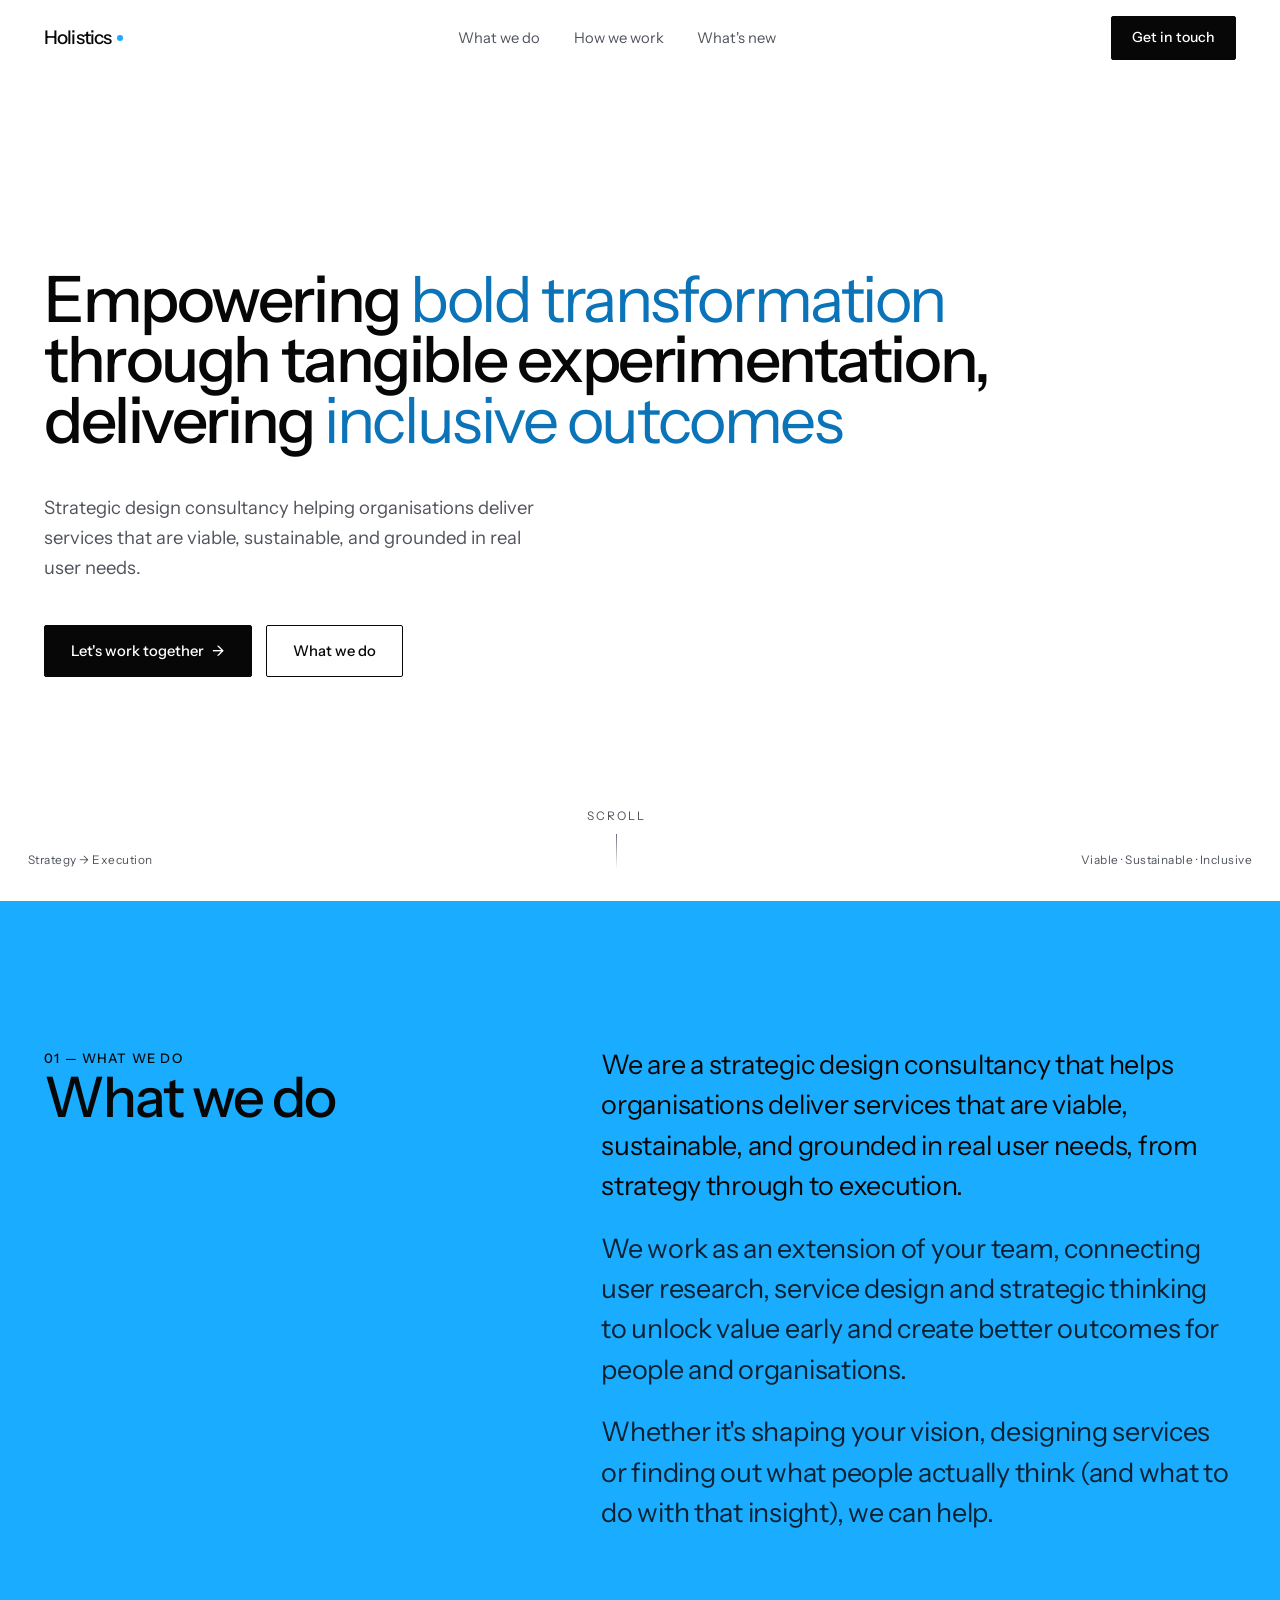
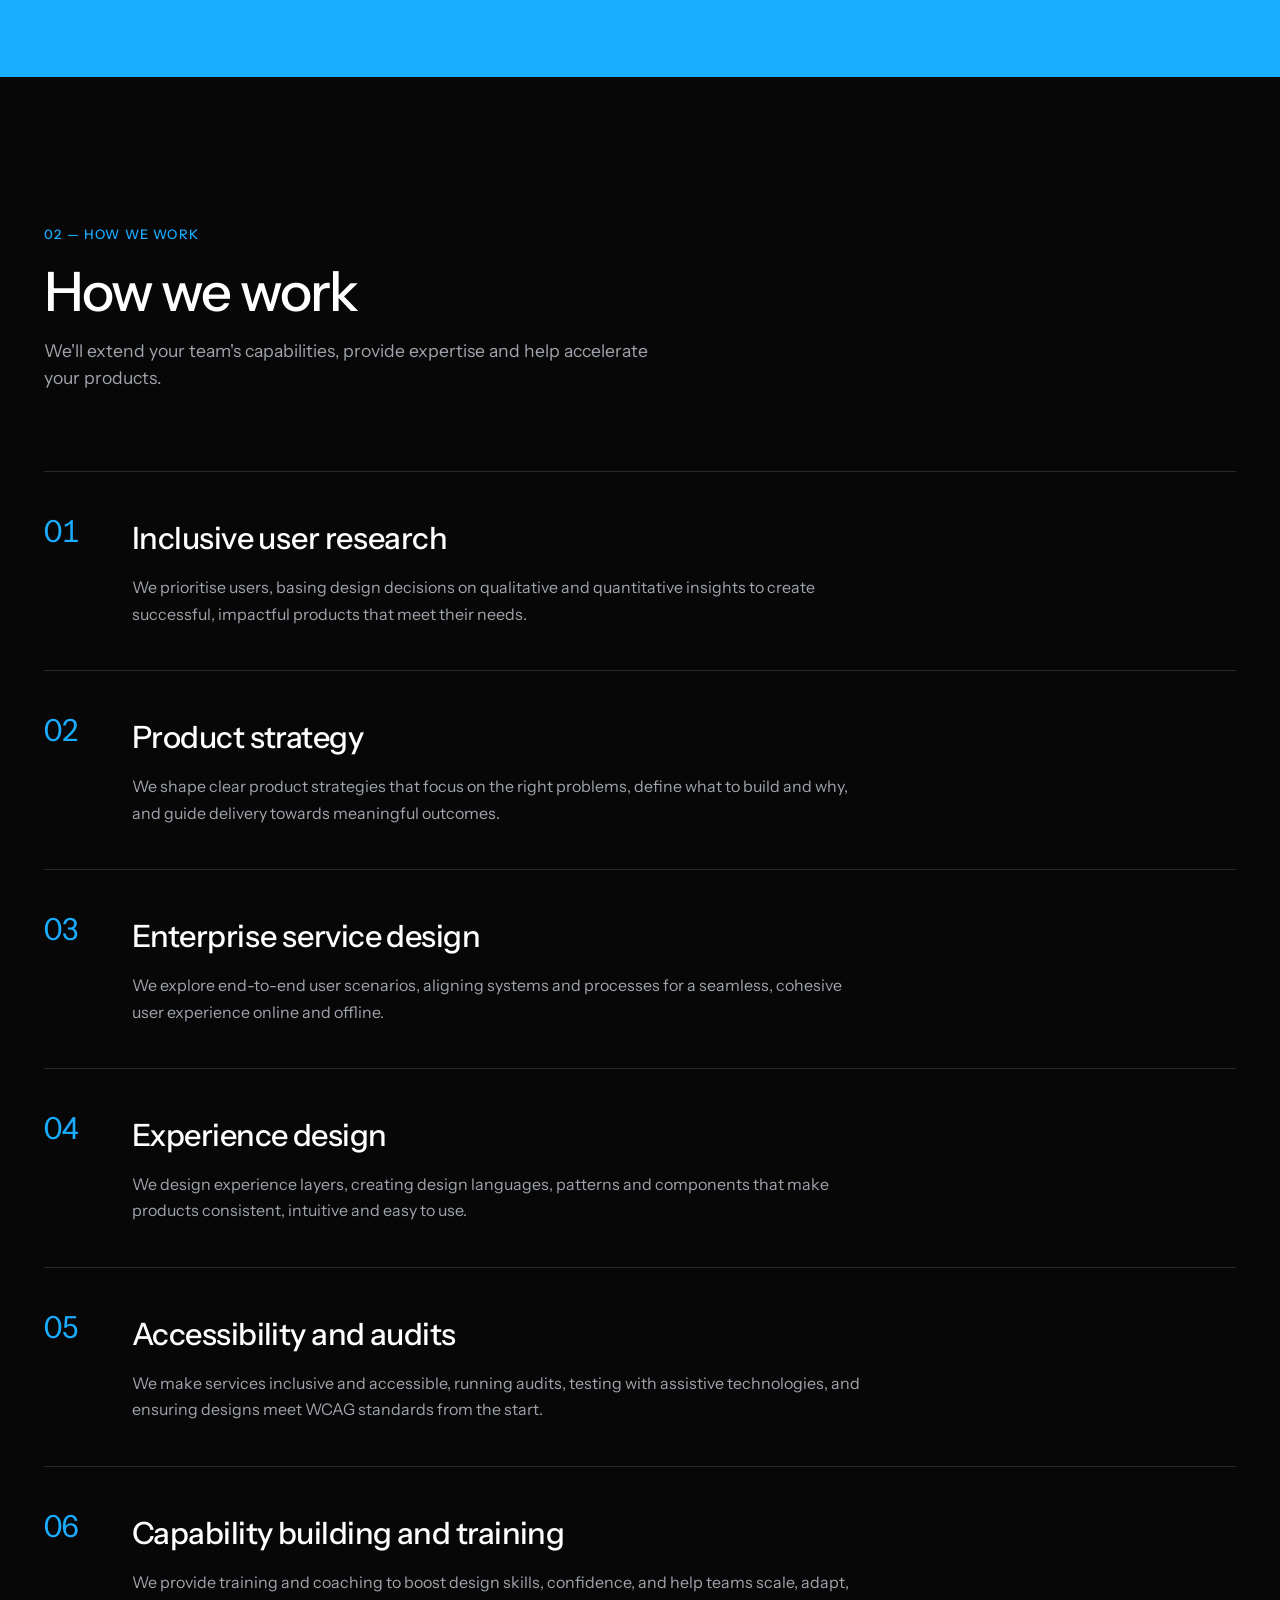
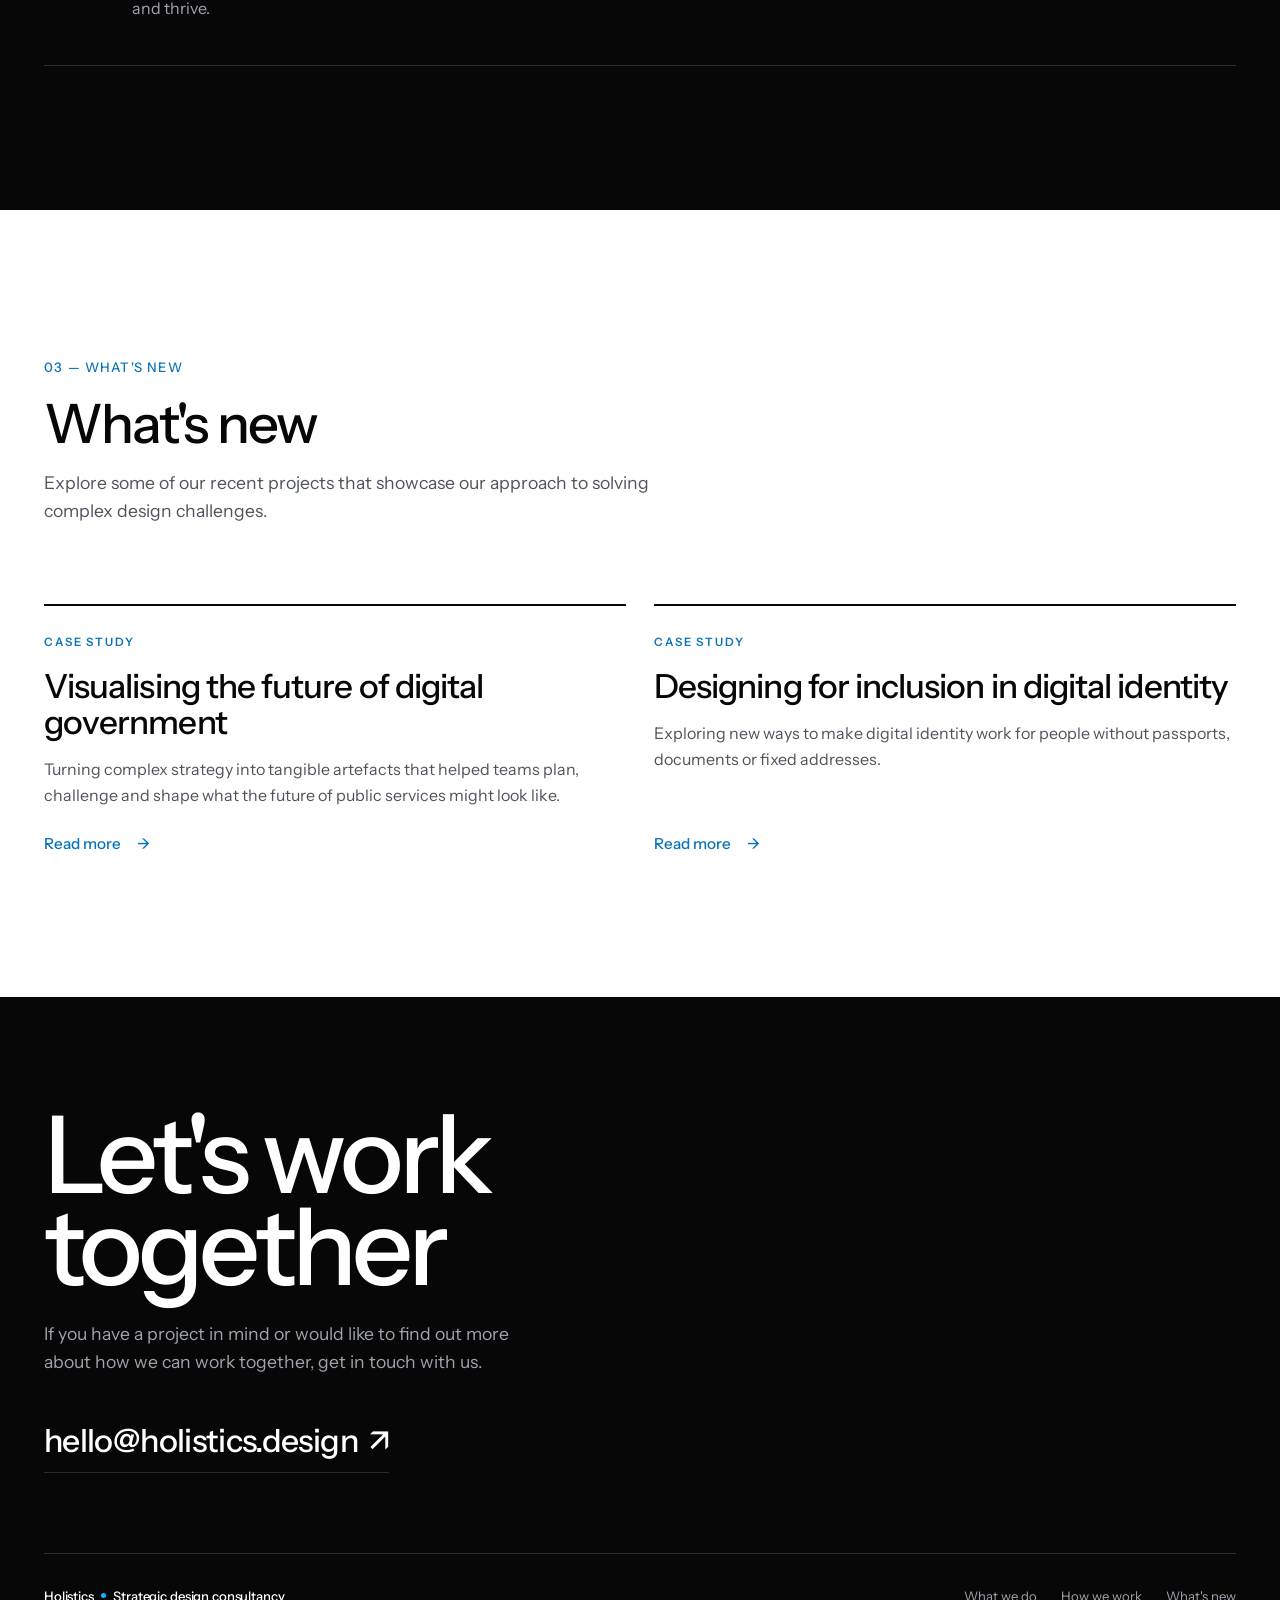
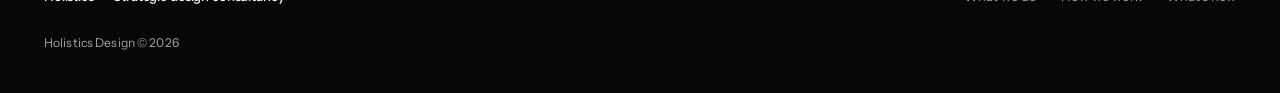
<file: index.html>
<!DOCTYPE html>
<html lang="en">
<head>
    <meta charset="UTF-8">
    <meta name="viewport" content="width=device-width, initial-scale=1.0">
    <title>Holistics - Strategic Design Consultancy</title>
    <meta name="description" content="Empowering bold transformation through tangible experimentation, delivering inclusive outcomes. Strategic design consultancy helping organisations deliver viable, sustainable services.">
    <meta name="author" content="Holistics">

    <meta property="og:title" content="Holistics - Strategic Design Consultancy">
    <meta property="og:description" content="Empowering bold transformation through tangible experimentation, delivering inclusive outcomes.">
    <meta property="og:type" content="website">

    <link rel="icon" type="image/svg+xml" href="/favicon.svg">

    <link rel="preconnect" href="https://fonts.googleapis.com">
    <link rel="preconnect" href="https://fonts.gstatic.com" crossorigin>
    <link href="https://fonts.googleapis.com/css2?family=Instrument+Sans:ital,wght@0,400..700;1,400..700&display=swap" rel="stylesheet">

    <script>document.documentElement.classList.add('js');</script>

    <style>
        :root {
            --bg: #ffffff;
            --fg: #070707;
            --muted: #4f535b;
            --faint: #6b7079;
            --line: #e4e6ea;
            --dark: #070707;
            --dark-fg: #ffffff;
            --dark-muted: #a0a4ac;
            --dark-line: rgba(255,255,255,0.14);
            --accent: #1aacff;      /* brand blue - dark grounds, marks */
            --accent-ink: #0b74b8;  /* blue text on white, AA at 4.99:1 */
            --blue-bg: #1aacff;     /* blue as a full-bleed ground, black ink on top */
            --ease: cubic-bezier(0.22, 1, 0.36, 1);
            --maxw: 78rem;
            --sans: 'Instrument Sans', 'Helvetica Neue', Helvetica, Arial, sans-serif;
            --serif: 'Instrument Sans', 'Helvetica Neue', Helvetica, Arial, sans-serif;
        }

        * { margin: 0; padding: 0; box-sizing: border-box; }

        html { scroll-behavior: smooth; }

        body {
            font-family: var(--sans);
            background: var(--bg);
            color: var(--fg);
            line-height: 1.55;
            font-optical-sizing: auto;
            -webkit-font-smoothing: antialiased;
            text-rendering: optimizeLegibility;
            overflow-x: hidden;
        }

        h1, h2, h3 { font-optical-sizing: auto; }

        a { color: inherit; text-decoration: none; }

        ::selection { background: var(--accent-ink); color: #fff; }

        .wrap {
            width: 100%;
            max-width: var(--maxw);
            margin: 0 auto;
            padding: 0 1.75rem;
        }

        .eyebrow {
            display: inline-flex;
            align-items: center;
            gap: 0.6rem;
            font-size: 0.82rem;
            letter-spacing: 0.09em;
            text-transform: uppercase;
            color: var(--accent-ink);
            font-weight: 500;
        }

        /* ---------- Buttons ---------- */
        .btn {
            display: inline-flex;
            align-items: center;
            gap: 0.55rem;
            padding: 0.85rem 1.6rem;
            border-radius: 2px;
            font-size: 0.92rem;
            font-weight: 500;
            background: var(--fg);
            color: #fff;
            border: 1px solid var(--fg);
            cursor: pointer;
            transition: background 0.3s var(--ease), color 0.3s var(--ease), border-color 0.3s var(--ease);
        }
        .btn:hover { background: var(--accent-ink); border-color: var(--accent-ink); color: #fff; }
        .btn .arr { transition: transform 0.4s var(--ease); }
        .btn:hover .arr { transform: translateX(4px); }
        .btn--ghost {
            background: transparent;
            color: var(--fg);
            border-color: var(--fg);
        }
        .btn--ghost:hover { background: transparent; border-color: var(--accent-ink); color: var(--accent-ink); }

        /* ---------- Nav ---------- */
        .nav {
            position: sticky;
            top: 0;
            z-index: 50;
            backdrop-filter: saturate(180%) blur(14px);
            -webkit-backdrop-filter: saturate(180%) blur(14px);
            background: rgba(255,255,255,0.78);
            border-bottom: 1px solid transparent;
            transition: border-color 0.3s var(--ease), background 0.3s var(--ease);
        }
        .nav.scrolled { border-bottom-color: var(--line); }
        .nav__inner {
            display: flex;
            align-items: center;
            justify-content: space-between;
            height: 4.75rem;
        }
        .logo {
            font-size: 1.18rem;
            font-weight: 500;
            letter-spacing: -0.045em;
            display: inline-flex;
            align-items: center;
            gap: 0.3em;
            color: var(--fg);
        }
        .logo .dot {
            width: 0.32em;
            height: 0.32em;
            border-radius: 50%;
            background: var(--accent);
            display: inline-block;
            flex: none;
            transition: transform 0.4s var(--ease);
        }
        .logo:hover .dot { transform: scale(1.35); }
        .nav__links {
            display: flex;
            gap: 2.1rem;
            align-items: center;
        }
        .nav__links a {
            font-size: 0.92rem;
            color: var(--muted);
            position: relative;
            transition: color 0.25s var(--ease);
        }
        .nav__links a::after {
            content: "";
            position: absolute;
            left: 0; bottom: -5px;
            width: 0; height: 1.5px;
            background: var(--accent-ink);
            transition: width 0.3s var(--ease);
        }
        .nav__links a:hover { color: var(--fg); }
        .nav__links a:hover::after { width: 100%; }

        .nav__cta { padding: 0.62rem 1.25rem; font-size: 0.88rem; }

        .menu-btn {
            display: none;
            flex-direction: column;
            gap: 5px;
            background: none;
            border: none;
            cursor: pointer;
            padding: 6px;
        }
        .menu-btn span { width: 22px; height: 1.5px; background: var(--fg); transition: 0.3s var(--ease); }

        /* ---------- Mobile menu ---------- */
        .m-menu {
            position: fixed;
            inset: 0;
            background: var(--bg);
            z-index: 100;
            padding: 1.5rem 1.75rem;
            display: flex;
            flex-direction: column;
            transform: translateY(-100%);
            transition: transform 0.5s var(--ease);
        }
        .m-menu.open { transform: translateY(0); }
        .m-menu__top { display: flex; justify-content: space-between; align-items: center; height: 3.25rem; }
        .m-menu nav { display: flex; flex-direction: column; gap: 0.4rem; margin-top: 3rem; }
        .m-menu nav a {
            font-size: 2rem;
            font-weight: 600;
            letter-spacing: -0.02em;
            padding: 0.6rem 0;
            border-bottom: 1px solid var(--line);
        }
        .m-menu .btn { margin-top: 2.5rem; align-self: flex-start; }
        .close-btn { background: none; border: none; font-size: 1.6rem; cursor: pointer; line-height: 1; }

        /* ---------- Hero ---------- */
        .hero {
            position: relative;
            min-height: calc(100svh - 4.75rem);
            display: flex;
            flex-direction: column;
            justify-content: center;
            padding: 4rem 0 6rem;
            overflow: hidden;
        }
        .hero__inner { position: relative; z-index: 2; max-width: 72rem; }
        @media (max-width: 860px) { .hero h1 br { display: none; } }

        .hero h1 {
            font-family: var(--serif);
            font-weight: 500;
            font-size: clamp(2.3rem, 5vw, 4.5rem);
            line-height: 0.95;
            letter-spacing: -0.038em;
            color: var(--fg);
        }
        .hero h1 strong { font-weight: 400; color: var(--accent-ink); }

        .hero__sub {
            margin: 2.6rem 0 0;
            max-width: 32rem;
            font-size: clamp(1rem, 1.5vw, 1.15rem);
            color: var(--muted);
            line-height: 1.65;
        }
        .hero__cta { margin-top: 2.6rem; display: inline-flex; gap: 0.9rem; flex-wrap: wrap; }

        /* corner annotations */
        .hero__notes {
            position: absolute;
            bottom: 2rem;
            left: 0; right: 0;
            z-index: 2;
            display: flex;
            justify-content: space-between;
            align-items: flex-end;
            font-size: 0.74rem;
            letter-spacing: 0.04em;
            color: var(--muted);
            padding: 0 1.75rem;
        }
        .hero__notes .scroll {
            display: inline-flex;
            flex-direction: column;
            align-items: center;
            gap: 0.5rem;
            text-transform: uppercase;
            letter-spacing: 0.18em;
            color: var(--muted);
        }
        .hero__notes .scroll .line {
            width: 1px; height: 2.2rem;
            background: linear-gradient(var(--faint), transparent);
            animation: scrolly 1.8s ease-in-out infinite;
            transform-origin: top;
        }
        @keyframes scrolly {
            0%, 100% { transform: scaleY(0.4); opacity: 0.4; }
            50% { transform: scaleY(1); opacity: 1; }
        }
        .hero__notes .right { text-align: right; max-width: 13rem; }

        /* ---------- Sections ---------- */
        section { position: relative; }

        .section-head { margin-bottom: 5rem; }
        .section-head h2 {
            font-family: var(--serif);
            font-size: clamp(2rem, 4.6vw, 3.4rem);
            font-weight: 500;
            letter-spacing: -0.035em;
            line-height: 1.02;
            max-width: 13ch;
            margin-top: 1.1rem;
        }
        .section-head .lead {
            margin-top: 1.1rem;
            font-size: 1.1rem;
            color: var(--muted);
            max-width: 38rem;
        }

        /* What we do — editorial two column */
        .about {
            padding: 9rem 0;
            background: var(--blue-bg);
            color: var(--fg);
        }
        .about .eyebrow { color: var(--fg); }
        .about__grid {
            display: grid;
            grid-template-columns: 1fr;
            gap: 2.5rem;
        }
        .about__copy { display: flex; flex-direction: column; gap: 1.4rem; }
        .about__copy p {
            font-size: clamp(1.2rem, 2.1vw, 1.75rem);
            line-height: 1.5;
            font-weight: 400;
            letter-spacing: -0.01em;
            color: var(--fg);
        }
        .about__copy p:not(:first-child) { color: #0a2233; }
        .about__sticky h2 {
            font-family: var(--serif);
            font-size: clamp(2.1rem, 4.8vw, 3.5rem);
            font-weight: 500;
            letter-spacing: -0.035em;
            line-height: 0.98;
            max-width: 11ch;
        }

        /* How we work — dark */
        .work {
            background: var(--dark);
            color: var(--dark-fg);
            padding: 9rem 0;
        }
        .work .eyebrow { color: var(--accent); }
        .work .eyebrow::before { background: rgba(255,255,255,0.25); }
        .work .section-head .lead { color: var(--dark-muted); }
        .work-grid {
            display: grid;
            grid-template-columns: 1fr;
            border-top: 1px solid var(--dark-line);
        }
        .work-item {
            padding: 2.7rem 0;
            border-bottom: 1px solid var(--dark-line);
            display: grid;
            grid-template-columns: auto 1fr;
            gap: 1.2rem 2rem;
            align-items: start;
            transition: padding-left 0.4s var(--ease);
        }
        .work-item .num {
            font-size: 1.9rem;
            font-weight: 400;
            letter-spacing: -0.03em;
            color: var(--accent);
            font-variant-numeric: tabular-nums;
            line-height: 1;
            padding-top: 0.1rem;
        }
        .work-item h3 {
            font-family: var(--serif);
            font-size: clamp(1.4rem, 2.4vw, 1.95rem);
            font-weight: 500;
            letter-spacing: -0.018em;
        }
        .work-item p {
            color: var(--dark-muted);
            margin-top: 0.7rem;
            max-width: 46rem;
            font-size: 1rem;
            line-height: 1.65;
        }
        .work-item:hover { padding-left: 0.8rem; }
        .work-item:hover h3 { color: var(--accent); }

        /* What's new */
        .news { padding: 9rem 0; }
        .cards {
            display: grid;
            grid-template-columns: 1fr;
            gap: 1.5rem;
        }
        .card {
            border-top: 2px solid var(--fg);
            padding: 1.75rem 0 0;
            background: transparent;
            cursor: pointer;
            transition: border-color 0.3s var(--ease);
            display: flex;
            flex-direction: column;
            min-height: 15rem;
        }
        .card:hover { border-color: var(--accent-ink); }
        .card:hover h3 { color: var(--accent-ink); }
        .card h3 { transition: color 0.3s var(--ease); }
        .card .tag {
            font-size: 0.72rem;
            letter-spacing: 0.16em;
            text-transform: uppercase;
            font-weight: 600;
            color: var(--accent-ink);
        }
        .card h3 {
            font-family: var(--serif);
            font-size: clamp(1.5rem, 2.6vw, 2.1rem);
            font-weight: 500;
            letter-spacing: -0.028em;
            line-height: 1.08;
            margin-top: 1.1rem;
        }
        .card p {
            color: var(--muted);
            margin-top: 1rem;
            line-height: 1.6;
            flex: 1;
        }
        .card .more {
            display: inline-flex;
            align-items: center;
            gap: 0.5rem;
            margin-top: 1.6rem;
            font-weight: 500;
            font-size: 0.95rem;
            align-self: flex-start;
            background: none;
            border: 0;
            padding: 0;
            font-family: inherit;
            color: inherit;
            cursor: pointer;
        }
        .card .more .arr { transition: transform 0.4s var(--ease); }
        .card:hover .more .arr { transform: translateX(5px); }
        .card .more { color: var(--accent-ink); }

        /* Footer */
        .footer {
            background: var(--dark);
            color: var(--dark-fg);
            padding: 7rem 0 2.5rem;
        }
        .footer__cta h2 {
            font-family: var(--serif);
            font-size: clamp(2.8rem, 8.4vw, 7rem);
            font-weight: 500;
            letter-spacing: -0.045em;
            line-height: 0.86;
        }
        .footer__desc {
            margin-top: 1.6rem;
            max-width: 30rem;
            color: var(--dark-muted);
            font-size: 1.1rem;
            line-height: 1.6;
        }
        .footer__email {
            display: inline-flex;
            align-items: center;
            gap: 0.6rem;
            margin-top: 2.5rem;
            font-size: clamp(1.3rem, 3vw, 2rem);
            font-weight: 500;
            letter-spacing: -0.02em;
            border-bottom: 1px solid var(--dark-line);
            padding-bottom: 0.4rem;
            transition: border-color 0.3s var(--ease), color 0.3s var(--ease);
        }
        .footer__email:hover { border-color: var(--accent); color: var(--accent); }
        .footer__email .arr { transition: transform 0.4s var(--ease); }
        .footer__email:hover .arr { transform: translate(4px,-4px); }
        .footer__bottom {
            margin-top: 5rem;
            padding-top: 2rem;
            border-top: 1px solid var(--dark-line);
            display: flex;
            justify-content: space-between;
            align-items: center;
            flex-wrap: wrap;
            gap: 1rem 2rem;
            font-size: 0.82rem;
            color: var(--dark-muted);
        }
        .footer__slug {
            display: inline-flex;
            align-items: center;
            gap: 0.55em;
            color: var(--dark-fg);
            font-weight: 500;
            letter-spacing: -0.01em;
        }
        .footer__slug .dot {
            width: 5px; height: 5px;
            border-radius: 50%;
            background: var(--accent);
            display: inline-block;
            flex: none;
        }
        .footer__bottom nav { display: flex; gap: 1.5rem; }
        .footer__bottom nav a:hover { color: var(--dark-fg); }
        .footer__legal { margin-top: 1.75rem; font-size: 0.76rem; color: var(--dark-muted); letter-spacing: 0.01em; }

        /* ---------- Modal ---------- */
        .modal {
            position: fixed;
            inset: 0;
            z-index: 200;
            background: rgba(255,255,255,0.7);
            backdrop-filter: blur(8px);
            -webkit-backdrop-filter: blur(8px);
            opacity: 0;
            visibility: hidden;
            transition: opacity 0.4s var(--ease), visibility 0s linear 0.4s;
            overflow-y: auto;
        }
        .modal.open {
            opacity: 1;
            visibility: visible;
            transition: opacity 0.4s var(--ease), visibility 0s linear 0s;
        }
        .modal__panel {
            background: var(--bg);
            min-height: 100%;
            transform: translateY(24px);
            transition: transform 0.5s var(--ease);
        }
        .modal.open .modal__panel { transform: translateY(0); }
        .modal__bar {
            position: sticky;
            top: 0;
            display: flex;
            justify-content: space-between;
            align-items: center;
            padding: 1.5rem 1.75rem;
            background: rgba(255,255,255,0.88);
            backdrop-filter: blur(10px);
            -webkit-backdrop-filter: blur(10px);
            border-bottom: 1px solid var(--line);
            z-index: 2;
        }
        .modal__bar .label { font-size: 0.78rem; letter-spacing: 0.16em; text-transform: uppercase; color: var(--muted); }
        .modal__close {
            display: inline-flex;
            align-items: center;
            gap: 0.5rem;
            background: none;
            border: 1px solid var(--line);
            border-radius: 2px;
            padding: 0.5rem 1rem;
            font-size: 0.85rem;
            cursor: pointer;
            transition: border-color 0.25s var(--ease);
        }
        .modal__close:hover { border-color: var(--fg); }
        .modal__body {
            max-width: 44rem;
            margin: 0 auto;
            padding: 4rem 1.75rem 6rem;
        }
        .modal__body h2 {
            font-family: var(--serif);
            font-size: clamp(2rem, 5vw, 3rem);
            font-weight: 500;
            letter-spacing: -0.022em;
            line-height: 1.05;
            margin-bottom: 2.5rem;
        }
        .modal__body h6 {
            font-size: 0.78rem;
            font-weight: 600;
            letter-spacing: 0.14em;
            text-transform: uppercase;
            color: var(--muted);
            margin-top: 2.5rem;
            margin-bottom: 0.7rem;
        }
        .modal__body p {
            font-size: 1.08rem;
            line-height: 1.7;
            margin-bottom: 1rem;
            color: #2a2a2a;
        }
        .modal__body ul { margin: 1rem 0; padding-left: 1.2rem; }
        .modal__body li { font-size: 1.08rem; line-height: 1.7; margin-bottom: 0.6rem; color: #2a2a2a; }
        .modal__body strong { color: var(--fg); }

        body.lock { overflow: hidden; }

        /* ---------- Reveal animation ---------- */
        .reveal { transition: opacity 0.9s var(--ease), transform 0.9s var(--ease); }
        .js .reveal.in { opacity: 1; transform: none; }
        .reveal[data-d="1"] { transition-delay: 0.08s; }
        .reveal[data-d="2"] { transition-delay: 0.16s; }
        .reveal[data-d="3"] { transition-delay: 0.24s; }
        .reveal[data-d="4"] { transition-delay: 0.32s; }

        /* ---------- Responsive ---------- */
        @media (min-width: 760px) {
            .about__grid { grid-template-columns: 0.85fr 1.15fr; gap: 5.5rem; }
            .about__sticky { position: sticky; top: 7rem; align-self: start; }
            .work-item { grid-template-columns: 3.5rem 1fr; }
            .cards { grid-template-columns: 1fr 1fr; gap: 1.75rem; }
        }
        @media (max-width: 759px) {
            .nav__links { display: none; }
            .nav__cta { display: none; }
            .menu-btn { display: flex; }
            .hero__notes .left, .hero__notes .right { display: none; }
        }

        @media (prefers-reduced-motion: reduce) {
            *, *::before, *::after { animation: none !important; transition: none !important; }
            .reveal, .js .reveal { opacity: 1 !important; transform: none !important; }
            html { scroll-behavior: auto; }
        }

        /* ---------- Accessibility ---------- */
        /* Reveal only hides content when JS is present to un-hide it */
        .js .reveal { opacity: 0; transform: translateY(22px); }

        /* Visible focus indicator for keyboard users only */
        a:focus-visible,
        button:focus-visible {
            outline: 3px solid var(--fg);
            outline-offset: 3px;
            border-radius: 3px;
        }
        .work :focus-visible,
        .footer :focus-visible { outline-color: var(--accent); }
        /* No ring for mouse/programmatic focus (e.g. clicking in-page links) or on the skip target */
        :focus:not(:focus-visible) { outline: none; }
        #main:focus, #main:focus-visible { outline: none; }

        /* Skip link */
        .skip-link {
            position: fixed;
            top: 0.75rem;
            left: 0.75rem;
            z-index: 300;
            background: var(--fg);
            color: var(--bg);
            padding: 0.7rem 1.1rem;
            border-radius: 2px;
            font-size: 0.9rem;
            font-weight: 500;
            transform: translateY(-150%);
            transition: transform 0.25s var(--ease);
        }
        .skip-link:focus-visible { transform: translateY(0); outline-offset: 2px; }

        /* Visually hidden but available to assistive tech */
        .visually-hidden {
            position: absolute;
            width: 1px; height: 1px;
            padding: 0; margin: -1px;
            overflow: hidden;
            clip: rect(0 0 0 0);
            white-space: nowrap;
            border: 0;
        }

        [inert] { pointer-events: none; }
    </style>
</head>
<body>
    <a class="skip-link" href="#main">Skip to content</a>

    <!-- Nav -->
    <header class="nav" id="nav">
        <div class="wrap nav__inner">
            <a href="#" class="logo" aria-label="Holistics — home">Holistics<span class="dot" aria-hidden="true"></span></a>
            <nav class="nav__links" aria-label="Primary">
                <a href="#what-we-do">What we do</a>
                <a href="#how-we-work">How we work</a>
                <a href="#whats-new">What's new</a>
                <!-- <a href="/careers/mobile-engineer/">Careers</a> -->
            </nav>
            <a href="#contact" class="btn nav__cta">Get in touch</a>
            <button class="menu-btn" aria-label="Open menu" onclick="toggleMenu(true)">
                <span></span><span></span><span></span>
            </button>
        </div>
    </header>

    <!-- Mobile menu -->
    <div class="m-menu" id="mMenu">
        <div class="m-menu__top">
            <a href="#" class="logo" onclick="toggleMenu(false)" aria-label="Holistics — home">Holistics<span class="dot" aria-hidden="true"></span></a>
            <button class="close-btn" aria-label="Close menu" onclick="toggleMenu(false)"><span aria-hidden="true">&times;</span></button>
        </div>
        <nav aria-label="Mobile">
            <a href="#what-we-do" onclick="toggleMenu(false)">What we do</a>
            <a href="#how-we-work" onclick="toggleMenu(false)">How we work</a>
            <a href="#whats-new" onclick="toggleMenu(false)">What's new</a>
            <!-- <a href="/careers/mobile-engineer/" onclick="toggleMenu(false)">Careers</a> -->
        </nav>
        <a href="#contact" class="btn" onclick="toggleMenu(false)">Get in touch</a>
    </div>

    <main id="main" tabindex="-1">
    <!-- Hero -->
    <section class="hero">
        <div class="wrap">
            <div class="hero__inner">
                <h1 class="reveal in">Empowering <strong>bold transformation</strong><br>through tangible experimentation,<br>delivering <strong>inclusive outcomes</strong></h1>
                <p class="hero__sub reveal in" data-d="1">Strategic design consultancy helping organisations deliver services that are viable, sustainable, and grounded in real user needs.</p>
                <div class="hero__cta reveal in" data-d="2">
                    <a href="#contact" class="btn">Let's work together <span class="arr" aria-hidden="true">&rarr;</span></a>
                    <a href="#what-we-do" class="btn btn--ghost">What we do</a>
                </div>
            </div>
        </div>
        <div class="hero__notes" aria-hidden="true">
            <span class="left">Strategy&nbsp;&rarr;&nbsp;Execution</span>
            <span class="scroll">scroll<span class="line"></span></span>
            <span class="right">Viable&nbsp;·&nbsp;Sustainable&nbsp;·&nbsp;Inclusive</span>
        </div>
    </section>

    <!-- What we do -->
    <section id="what-we-do" class="about">
        <div class="wrap">
            <div class="about__grid">
                <div class="about__sticky reveal">
                    <span class="eyebrow">01 — What we do</span>
                    <h2>What we do</h2>
                </div>
                <div class="about__copy reveal" data-d="1">
                    <p>We are a strategic design consultancy that helps organisations deliver services that are viable, sustainable, and grounded in real user needs, from strategy through to execution.</p>
                    <p>We work as an extension of your team, connecting user research, service design and strategic thinking to unlock value early and create better outcomes for people and organisations.</p>
                    <p>Whether it's shaping your vision, designing services or finding out what people actually think (and what to do with that insight), we can help.</p>
                </div>
            </div>
        </div>
    </section>

    <!-- How we work -->
    <section id="how-we-work">
        <div class="work">
            <div class="wrap">
                <div class="section-head reveal">
                    <span class="eyebrow">02 — How we work</span>
                    <h2>How we work</h2>
                    <p class="lead">We'll extend your team's capabilities, provide expertise and help accelerate your products.</p>
                </div>

                <div class="work-grid">
                    <article class="work-item reveal">
                        <span class="num">01</span>
                        <div>
                            <h3>Inclusive user research</h3>
                            <p>We prioritise users, basing design decisions on qualitative and quantitative insights to create successful, impactful products that meet their needs.</p>
                        </div>
                    </article>
                    <article class="work-item reveal">
                        <span class="num">02</span>
                        <div>
                            <h3>Product strategy</h3>
                            <p>We shape clear product strategies that focus on the right problems, define what to build and why, and guide delivery towards meaningful outcomes.</p>
                        </div>
                    </article>
                    <article class="work-item reveal">
                        <span class="num">03</span>
                        <div>
                            <h3>Enterprise service design</h3>
                            <p>We explore end-to-end user scenarios, aligning systems and processes for a seamless, cohesive user experience online and offline.</p>
                        </div>
                    </article>
                    <article class="work-item reveal">
                        <span class="num">04</span>
                        <div>
                            <h3>Experience design</h3>
                            <p>We design experience layers, creating design languages, patterns and components that make products consistent, intuitive and easy to use.</p>
                        </div>
                    </article>
                    <article class="work-item reveal">
                        <span class="num">05</span>
                        <div>
                            <h3>Accessibility and audits</h3>
                            <p>We make services inclusive and accessible, running audits, testing with assistive technologies, and ensuring designs meet WCAG standards from the start.</p>
                        </div>
                    </article>
                    <article class="work-item reveal">
                        <span class="num">06</span>
                        <div>
                            <h3>Capability building and training</h3>
                            <p>We provide training and coaching to boost design skills, confidence, and help teams scale, adapt, and thrive.</p>
                        </div>
                    </article>
                </div>
            </div>
        </div>
    </section>

    <!-- What's new -->
    <section id="whats-new" class="news">
        <div class="wrap">
            <div class="section-head reveal">
                <span class="eyebrow">03 — What's new</span>
                <h2>What's new</h2>
                <p class="lead">Explore some of our recent projects that showcase our approach to solving complex design challenges.</p>
            </div>

            <div class="cards">
                <article class="card reveal" data-modal="modal1">
                    <span class="tag">Case study</span>
                    <h3>Visualising the future of digital government</h3>
                    <p>Turning complex strategy into tangible artefacts that helped teams plan, challenge and shape what the future of public services might look like.</p>
                    <button type="button" class="more" data-modal="modal1" aria-haspopup="dialog">Read more<span class="visually-hidden"> about Visualising the future of digital government</span> <span class="arr" aria-hidden="true">&rarr;</span></button>
                </article>

                <article class="card reveal" data-d="1" data-modal="modal3">
                    <span class="tag">Case study</span>
                    <h3>Designing for inclusion in digital identity</h3>
                    <p>Exploring new ways to make digital identity work for people without passports, documents or fixed addresses.</p>
                    <button type="button" class="more" data-modal="modal3" aria-haspopup="dialog">Read more<span class="visually-hidden"> about Designing for inclusion in digital identity</span> <span class="arr" aria-hidden="true">&rarr;</span></button>
                </article>
            </div>
        </div>
    </section>
    </main>

    <!-- Footer -->
    <footer id="contact" class="footer">
        <div class="wrap">
            <div class="footer__cta reveal">
                <h2>Let's work<br>together</h2>
                <p class="footer__desc">If you have a project in mind or would like to find out more about how we can work together, get in touch with us.</p>
                <a href="mailto:hello@holistics.design" class="footer__email">hello@holistics.design <span class="arr" aria-hidden="true">&#8599;</span></a>
            </div>
            <div class="footer__bottom">
                <p class="footer__slug">Holistics<span class="dot" aria-hidden="true"></span> Strategic design consultancy</p>
                <nav aria-label="Footer">
                    <a href="#what-we-do">What we do</a>
                    <a href="#how-we-work">How we work</a>
                    <a href="#whats-new">What's new</a>
                    <!-- <a href="/careers/mobile-engineer/">Careers</a> -->
                </nav>
            </div>
            <p class="footer__legal">Holistics Design © 2026</p>
        </div>
    </footer>

    <!-- Modal 1 -->
    <div class="modal" id="modal1" role="dialog" aria-modal="true" aria-labelledby="modal1-title">
        <div class="modal__panel">
            <div class="modal__bar">
                <span class="label">Case study</span>
                <button class="modal__close" onclick="closeModal()">Close <span aria-hidden="true">&times;</span></button>
            </div>
            <div class="modal__body">
                <h2 id="modal1-title">Visualising the future of digital government</h2>

                <h6>The client</h6>
                <p>A central government programme needed to communicate a bold, long-term vision for the future of digital public services.</p>

                <h6>The challenge</h6>
                <p>The challenge wasn't just about strategy, it was about making complexity visible, so teams could align, challenge, and build on it.</p>

                <h6>Our approach</h6>
                <p>Working as part of a multidisciplinary team, we helped bring this vision to life through a series of artefacts designed to provoke conversation and shape thinking. We combined systems thinking, service design, and visual storytelling to explore how digital government might better serve people, particularly at the joins between services.</p>
                <p>Through cycles of researching, sketching and prototyping, we illustrated what key components of a modern service landscape could look like. We made space for teams to interrogate assumptions, explore alternative futures, and identify the organisational and technical shifts required to get there.</p>
                <p>Crucially, we didn't work in isolation. We co-created the work in a shared space where feedback flowed freely, from colleagues across departments to advisory groups and senior leaders. Visuals became tools for engagement, inviting discussion, fostering alignment, and making abstract concepts feel actionable.</p>

                <h6>The outcome</h6>
                <p>This work helped move strategic thinking from paper to practice, setting the stage for deeper conversations about delivery, capability, and the future shape of digital government.</p>
            </div>
        </div>
    </div>

    <!-- Modal 3 -->
    <div class="modal" id="modal3" role="dialog" aria-modal="true" aria-labelledby="modal3-title">
        <div class="modal__panel">
            <div class="modal__bar">
                <span class="label">Case study</span>
                <button class="modal__close" onclick="closeModal()">Close <span aria-hidden="true">&times;</span></button>
            </div>
            <div class="modal__body">
                <h2 id="modal3-title">Designing for inclusion in digital identity</h2>

                <h6>The Client</h6>
                <p>A cross-government programme responsible for developing a secure digital identity platform to support access to public services.</p>

                <h6>The Challenge</h6>
                <p>Many people in the UK struggle to prove their identity online, especially those without a passport, driving licence, or fixed address. These aren't edge cases: at national scale, even a 1% exclusion rate leaves hundreds of thousands of people locked out of essential services. The team needed to understand who was being excluded and design ways to make the service more inclusive, without compromising on trust, usability or security.</p>

                <h6>Our Approach</h6>
                <p>We worked as part of a multidisciplinary team to explore identity inclusion through user research and rapid experimentation. Starting with a discovery, we focused on groups with low digital confidence or limited access to formal ID. We tested attitudes toward alternative documents like birth certificates and explored mental models of identity verification.</p>
                <p>From this, we identified five promising areas to prototype, ranging from banking data and benefits records to digital vouching. Each was tested in time-boxed experiments designed to quickly assess feasibility, comfort, and risk.</p>

                <h6>The Solution</h6>
                <p>We developed three high-potential solutions:</p>
                <ul>
                    <li><strong>Digital vouching</strong> – enabling someone trusted to verify your identity</li>
                    <li><strong>Security questions</strong> – using personal questions tied to known data</li>
                    <li><strong>Joining up government data</strong> – creating more inclusive identity pathways</li>
                </ul>

                <h6>The Outcome</h6>
                <p>This work directly informed service design decisions and helped shape a more inclusive roadmap. It also supported proposals for legislative changes to unlock secure data-sharing, ensuring more people can access services online, while maintaining user consent and privacy at the core.</p>
            </div>
        </div>
    </div>

    <script>
        // Element to restore focus to after an overlay closes
        let lastFocused = null;
        const mMenu = document.getElementById('mMenu');

        // Make everything except the open overlay inert (removed from tab order + AT)
        function setBackgroundInert(on, except) {
            ['#nav', '#main', '.footer', '#mMenu'].forEach(sel => {
                const el = document.querySelector(sel);
                if (el && el !== except) el.inert = on;
            });
        }

        // Mobile menu
        function toggleMenu(open) {
            mMenu.classList.toggle('open', open);
            document.body.classList.toggle('lock', open);
            if (open) {
                lastFocused = document.activeElement;
                const firstLink = mMenu.querySelector('a[href], button');
                if (firstLink) firstLink.focus();   // move focus in first...
                setBackgroundInert(true, mMenu);     // ...then inert the background
            } else {
                setBackgroundInert(false);
                if (lastFocused) lastFocused.focus();
            }
        }

        // Nav border on scroll
        const nav = document.getElementById('nav');
        const onScroll = () => nav.classList.toggle('scrolled', window.scrollY > 12);
        onScroll();
        window.addEventListener('scroll', onScroll, { passive: true });

        // Modals
        function openModal(id) {
            const m = document.getElementById(id);
            if (!m) return;
            lastFocused = document.activeElement;
            m.classList.add('open');
            document.body.classList.add('lock');
            void m.offsetHeight;              // flush so visibility:visible applies now
            const close = m.querySelector('.modal__close');
            if (close) close.focus();         // move focus in first...
            setBackgroundInert(true, m);       // ...then remove the rest from tab order
        }
        function closeModal() {
            const open = document.querySelector('.modal.open');
            if (!open) return;
            open.classList.remove('open');
            document.body.classList.remove('lock');
            setBackgroundInert(false);
            if (lastFocused && lastFocused.focus) lastFocused.focus();
        }
        document.querySelectorAll('[data-modal]').forEach(el => {
            el.addEventListener('click', e => {
                if (el.tagName === 'BUTTON') e.stopPropagation();
                openModal(el.dataset.modal);
            });
        });
        // Close when clicking the backdrop (outside the panel)
        document.querySelectorAll('.modal').forEach(m => {
            m.addEventListener('click', e => { if (e.target === m) closeModal(); });
        });

        // Escape closes the open overlay (modal first, then menu)
        document.addEventListener('keydown', e => {
            if (e.key !== 'Escape') return;
            if (document.querySelector('.modal.open')) closeModal();
            else if (mMenu.classList.contains('open')) toggleMenu(false);
        });

        // Keep Tab focus inside the open overlay
        document.addEventListener('keydown', e => {
            if (e.key !== 'Tab') return;
            const overlay = document.querySelector('.modal.open') ||
                (mMenu.classList.contains('open') ? mMenu : null);
            if (!overlay) return;
            const f = overlay.querySelectorAll('a[href], button:not([disabled]), [tabindex]:not([tabindex="-1"])');
            if (!f.length) return;
            const first = f[0], last = f[f.length - 1];
            if (e.shiftKey && document.activeElement === first) { e.preventDefault(); last.focus(); }
            else if (!e.shiftKey && document.activeElement === last) { e.preventDefault(); first.focus(); }
        });

        // Reveal on scroll
        const io = new IntersectionObserver((entries) => {
            entries.forEach(en => {
                if (en.isIntersecting) { en.target.classList.add('in'); io.unobserve(en.target); }
            });
        }, { threshold: 0.12, rootMargin: '0px 0px -8% 0px' });
        document.querySelectorAll('.reveal:not(.in)').forEach(el => io.observe(el));
    </script>
</body>
</html>
</file>
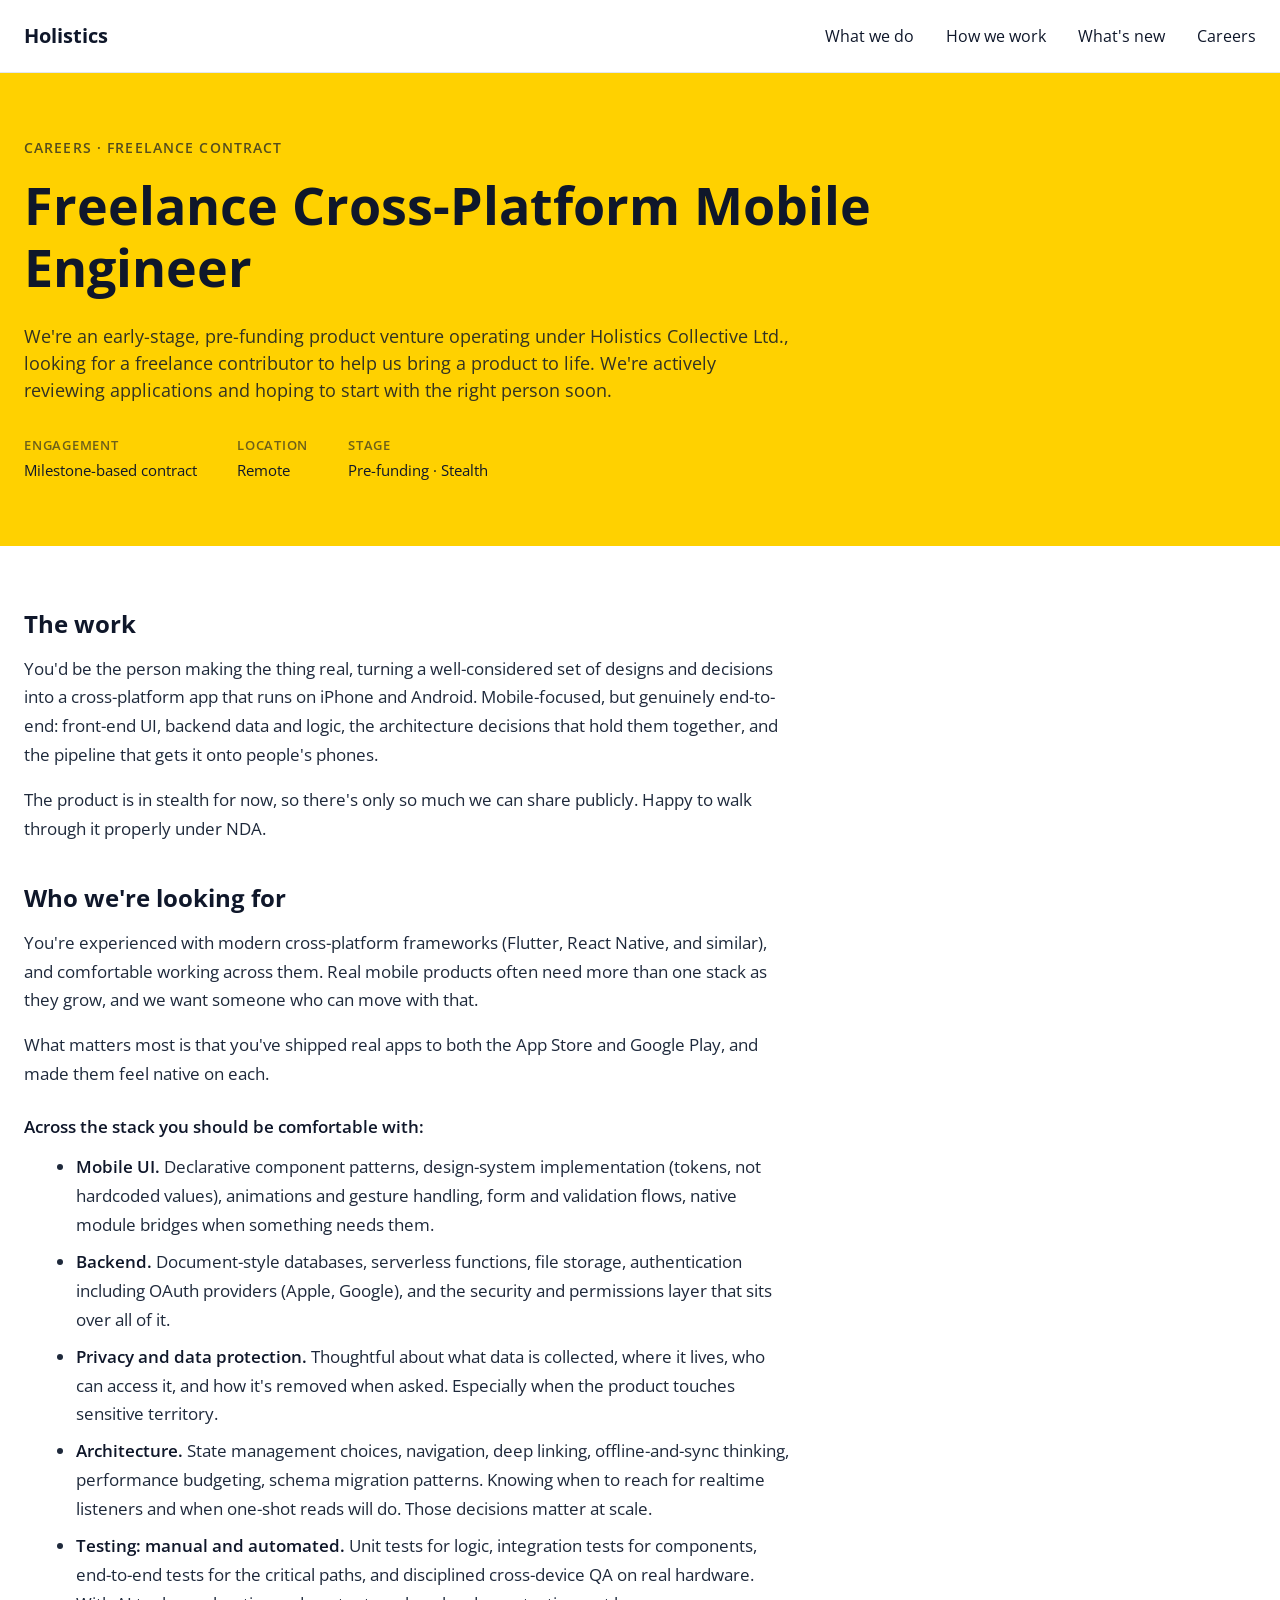
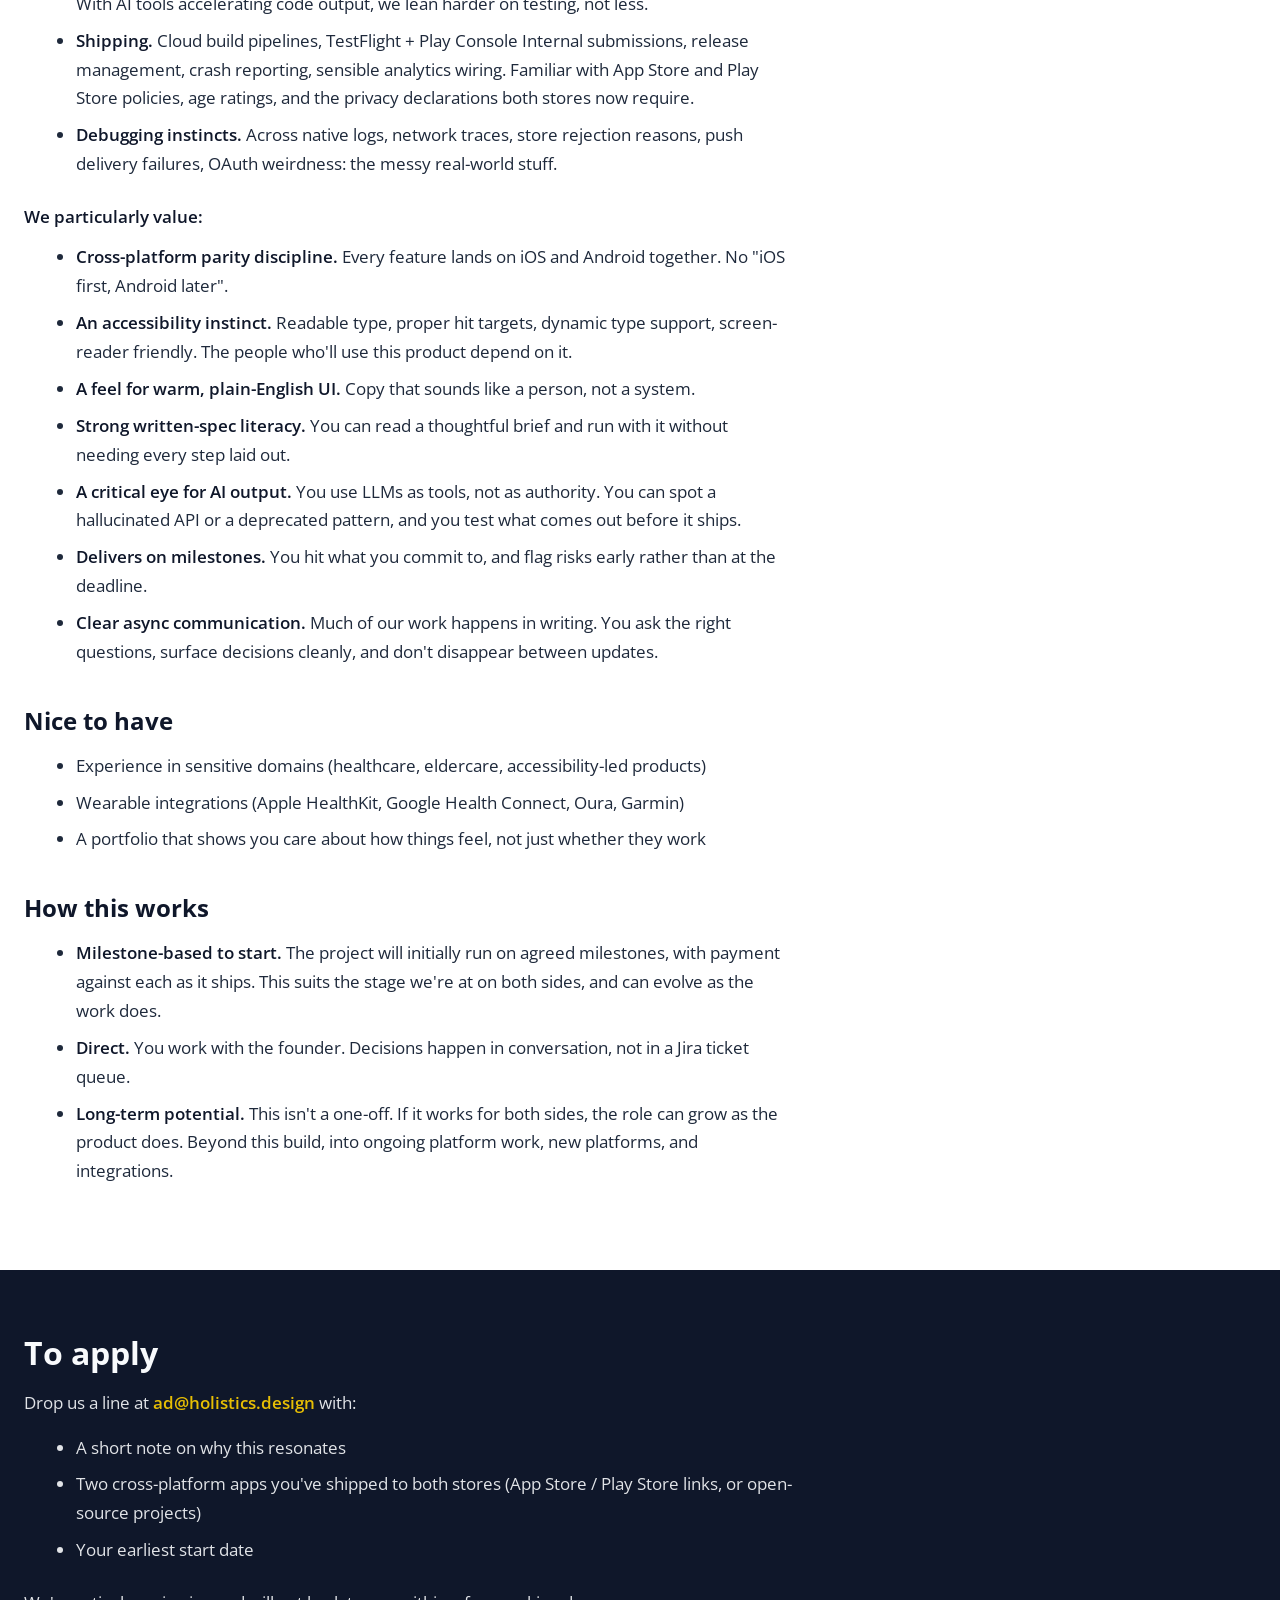
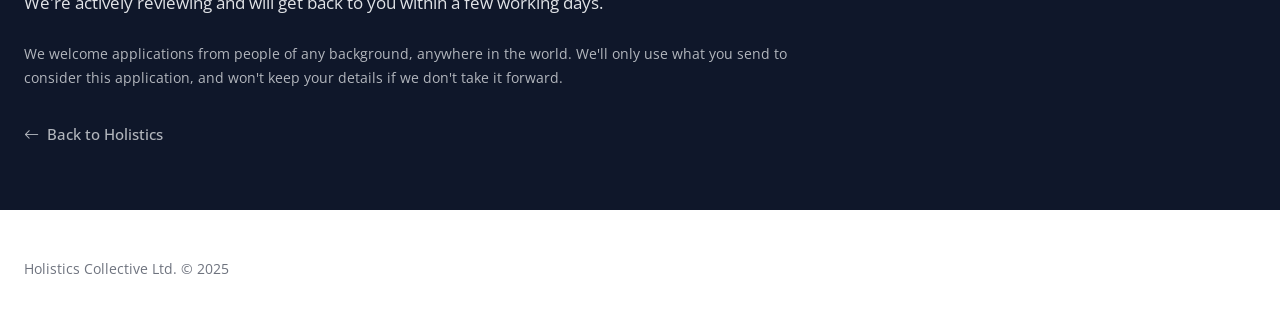
<file: careers/mobile-engineer/index.html>
<!DOCTYPE html>
<html lang="en">
<head>
    <meta charset="UTF-8">
    <meta name="viewport" content="width=device-width, initial-scale=1.0">
    <title>Freelance Cross-Platform Mobile Engineer | Holistics</title>
    <meta name="description" content="We're hiring a freelance contributor to build a cross-platform mobile app, milestone-based, founder-direct, long-term potential.">
    <meta name="author" content="Holistics">

    <meta property="og:title" content="Freelance Cross-Platform Mobile Engineer | Holistics">
    <meta property="og:description" content="Help us bring an early-stage product to life. End-to-end mobile build, cross-platform, milestone-based. Founder-direct, long-term potential.">
    <meta property="og:type" content="website">

    <link rel="preconnect" href="https://fonts.googleapis.com">
    <link rel="preconnect" href="https://fonts.gstatic.com" crossorigin>
    <link href="https://fonts.googleapis.com/css2?family=Open+Sans:wght@400;500;600;700&display=swap" rel="stylesheet">
    <link rel="stylesheet" href="https://cdn.jsdelivr.net/npm/bootstrap-icons/font/bootstrap-icons.css">
    <link href="https://cdn.jsdelivr.net/npm/bootstrap@5.3.0/dist/css/bootstrap.min.css" rel="stylesheet">
    <script src="https://cdn.jsdelivr.net/npm/bootstrap@5.3.0/dist/js/bootstrap.bundle.min.js"></script>

    <style>
        * {
            margin: 0;
            padding: 0;
            box-sizing: border-box;
        }

        body {
            font-family: 'Open Sans', -apple-system, BlinkMacSystemFont, 'Segoe UI', 'Roboto', 'Oxygen', 'Ubuntu', 'Cantarell', sans-serif;
            line-height: 1.5;
            color: #0f172a;
            background-color: #ffffff;
        }

        .container {
            max-width: 80rem;
            margin: 0 auto;
            padding: 0 1rem;
        }

        .hero-bg {
            background-color: #ffd100;
            color: #0f172a;
        }

        .section-dark {
            background-color: #0f172a;
            color: #f8fafc;
        }

        /* Header */
        .header {
            padding: 1rem 0;
            border-bottom: 1px solid #e2e8f0;
            position: sticky;
            top: 0;
            background: white;
            z-index: 100;
        }

        .header .container {
            display: flex;
            justify-content: space-between;
            align-items: center;
        }

        .logo a {
            font-size: 1.25rem;
            font-weight: bold;
            text-decoration: none;
            color: inherit;
        }

        .nav {
            display: none;
            gap: 2rem;
        }

        .nav a {
            text-decoration: none;
            color: inherit;
            padding: 0.5rem 0;
            transition: color 0.2s;
        }

        .nav a:hover {
            color: #ffd100;
        }

        .menu-btn {
            display: block;
            background: none;
            border: none;
            font-size: 1.5rem;
            cursor: pointer;
        }

        /* Hero */
        .hero {
            padding: 4rem 0;
        }

        .hero .eyebrow {
            font-size: 0.875rem;
            font-weight: 600;
            text-transform: uppercase;
            letter-spacing: 0.08em;
            margin-bottom: 1rem;
            opacity: 0.7;
        }

        .hero h1 {
            font-size: 2.25rem;
            font-weight: bold;
            line-height: 1.2;
            max-width: 56rem;
            margin-bottom: 1.5rem;
        }

        .hero-subtitle {
            font-size: 1.125rem;
            opacity: 0.85;
            max-width: 48rem;
        }

        .meta-row {
            margin-top: 2rem;
            display: flex;
            flex-wrap: wrap;
            gap: 1.5rem 2.5rem;
            font-size: 0.95rem;
        }

        .meta-row .meta-label {
            display: block;
            font-weight: 600;
            font-size: 0.8rem;
            text-transform: uppercase;
            letter-spacing: 0.06em;
            opacity: 0.6;
            margin-bottom: 0.25rem;
        }

        /* Body */
        .role-body {
            padding: 4rem 0;
        }

        .role-body .content {
            max-width: 48rem;
        }

        .role-body h2 {
            font-size: 1.5rem;
            font-weight: bold;
            margin-top: 2.5rem;
            margin-bottom: 1rem;
        }

        .role-body h2:first-child {
            margin-top: 0;
        }

        .role-body h3 {
            font-size: 1.05rem;
            font-weight: 600;
            margin-top: 1.75rem;
            margin-bottom: 0.5rem;
        }

        .role-body p {
            font-size: 1.0625rem;
            line-height: 1.7;
            margin-bottom: 1rem;
            color: #1e293b;
        }

        .role-body ul {
            margin: 1rem 0 1.25rem 1.25rem;
        }

        .role-body li {
            font-size: 1.0625rem;
            line-height: 1.7;
            margin-bottom: 0.5rem;
            color: #1e293b;
        }

        .role-body strong {
            font-weight: 600;
            color: #0f172a;
        }

        /* Apply CTA */
        .apply-cta {
            padding: 4rem 0;
        }

        .apply-cta .content {
            max-width: 48rem;
        }

        .apply-cta h2 {
            font-size: 2rem;
            font-weight: bold;
            margin-bottom: 1rem;
        }

        .apply-cta p {
            font-size: 1.0625rem;
            line-height: 1.7;
            margin-bottom: 1rem;
            opacity: 0.9;
        }

        .apply-cta ul {
            margin: 1rem 0 1.5rem 1.25rem;
        }

        .apply-cta li {
            font-size: 1.0625rem;
            line-height: 1.7;
            margin-bottom: 0.5rem;
            opacity: 0.9;
        }

        .apply-cta a.email-link {
            color: #ffd100;
            font-weight: 600;
            text-decoration: none;
        }

        .apply-cta a.email-link:hover {
            text-decoration: underline;
        }

        .back-link {
            display: inline-flex;
            align-items: center;
            gap: 0.5rem;
            color: #0f172a;
            text-decoration: none;
            font-weight: 500;
            margin-top: 1rem;
            font-size: 0.95rem;
            opacity: 0.7;
            transition: opacity 0.2s;
        }

        .back-link:hover {
            opacity: 1;
        }

        /* Footer */
        .footer {
            padding: 3rem 0 2rem;
        }

        .footer p {
            font-size: 0.875rem;
            opacity: 0.6;
        }

        /* Mobile Menu */
        .mobile-menu {
            display: none;
            position: fixed;
            top: 0;
            left: 0;
            right: 0;
            bottom: 0;
            background: white;
            z-index: 200;
            padding: 2rem;
        }

        .mobile-menu.active {
            display: flex;
            flex-direction: column;
        }

        .mobile-menu-header {
            display: flex;
            justify-content: space-between;
            align-items: center;
            margin-bottom: 2rem;
        }

        .mobile-menu nav {
            display: flex;
            flex-direction: column;
            gap: 1.5rem;
        }

        .mobile-menu a {
            text-decoration: none;
            color: #0f172a;
            font-size: 1.25rem;
            font-weight: 500;
        }

        @media (min-width: 640px) {
            .container {
                padding: 0 1.5rem;
            }

            .hero h1 {
                font-size: 2.75rem;
            }
        }

        @media (min-width: 768px) {
            .nav {
                display: flex;
            }

            .menu-btn {
                display: none;
            }

            .hero h1 {
                font-size: 3rem;
            }
        }

        @media (min-width: 1024px) {
            .hero h1 {
                font-size: 3.25rem;
            }
        }
    </style>
</head>
<body>
    <!-- Header -->
    <header class="header">
        <div class="container">
            <div class="logo"><a href="/">Holistics</a></div>
            <nav class="nav">
                <a href="/#what-we-do">What we do</a>
                <a href="/#how-we-work">How we work</a>
                <a href="/#whats-new">What's new</a>
                <a href="/careers/mobile-engineer/">Careers</a>
            </nav>
            <button class="menu-btn" onclick="toggleMobileMenu()">☰</button>
        </div>
    </header>

    <!-- Mobile Menu -->
    <div class="mobile-menu" id="mobileMenu">
        <div class="mobile-menu-header">
            <div class="logo"><a href="/">Holistics</a></div>
            <button class="menu-btn" onclick="toggleMobileMenu()">✕</button>
        </div>
        <nav>
            <a href="/#what-we-do" onclick="toggleMobileMenu()">What we do</a>
            <a href="/#how-we-work" onclick="toggleMobileMenu()">How we work</a>
            <a href="/#whats-new" onclick="toggleMobileMenu()">What's new</a>
            <a href="/careers/mobile-engineer/" onclick="toggleMobileMenu()">Careers</a>
        </nav>
    </div>

    <!-- Hero -->
    <section class="hero hero-bg">
        <div class="container">
            <div class="eyebrow">Careers · Freelance contract</div>
            <h1>Freelance Cross-Platform Mobile Engineer</h1>
            <p class="hero-subtitle">We're an early-stage, pre-funding product venture operating under Holistics Collective Ltd., looking for a freelance contributor to help us bring a product to life. We're actively reviewing applications and hoping to start with the right person soon.</p>
            <div class="meta-row">
                <div>
                    <span class="meta-label">Engagement</span>
                    Milestone-based contract
                </div>
                <div>
                    <span class="meta-label">Location</span>
                    Remote
                </div>
                <div>
                    <span class="meta-label">Stage</span>
                    Pre-funding · Stealth
                </div>
            </div>
        </div>
    </section>

    <!-- Role body -->
    <section class="role-body">
        <div class="container">
            <div class="content">
                <h2>The work</h2>
                <p>You'd be the person making the thing real, turning a well-considered set of designs and decisions into a cross-platform app that runs on iPhone and Android. Mobile-focused, but genuinely end-to-end: front-end UI, backend data and logic, the architecture decisions that hold them together, and the pipeline that gets it onto people's phones.</p>
                <p>The product is in stealth for now, so there's only so much we can share publicly. Happy to walk through it properly under NDA.</p>

                <h2>Who we're looking for</h2>
                <p>You're experienced with modern cross-platform frameworks (Flutter, React Native, and similar), and comfortable working across them. Real mobile products often need more than one stack as they grow, and we want someone who can move with that.</p>
                <p>What matters most is that you've shipped real apps to both the App Store and Google Play, and made them feel native on each.</p>

                <h3>Across the stack you should be comfortable with:</h3>
                <ul>
                    <li><strong>Mobile UI.</strong> Declarative component patterns, design-system implementation (tokens, not hardcoded values), animations and gesture handling, form and validation flows, native module bridges when something needs them.</li>
                    <li><strong>Backend.</strong> Document-style databases, serverless functions, file storage, authentication including OAuth providers (Apple, Google), and the security and permissions layer that sits over all of it.</li>
                    <li><strong>Privacy and data protection.</strong> Thoughtful about what data is collected, where it lives, who can access it, and how it's removed when asked. Especially when the product touches sensitive territory.</li>
                    <li><strong>Architecture.</strong> State management choices, navigation, deep linking, offline-and-sync thinking, performance budgeting, schema migration patterns. Knowing when to reach for realtime listeners and when one-shot reads will do. Those decisions matter at scale.</li>
                    <li><strong>Testing: manual and automated.</strong> Unit tests for logic, integration tests for components, end-to-end tests for the critical paths, and disciplined cross-device QA on real hardware. With AI tools accelerating code output, we lean harder on testing, not less.</li>
                    <li><strong>Shipping.</strong> Cloud build pipelines, TestFlight + Play Console Internal submissions, release management, crash reporting, sensible analytics wiring. Familiar with App Store and Play Store policies, age ratings, and the privacy declarations both stores now require.</li>
                    <li><strong>Debugging instincts.</strong> Across native logs, network traces, store rejection reasons, push delivery failures, OAuth weirdness: the messy real-world stuff.</li>
                </ul>

                <h3>We particularly value:</h3>
                <ul>
                    <li><strong>Cross-platform parity discipline.</strong> Every feature lands on iOS and Android together. No "iOS first, Android later".</li>
                    <li><strong>An accessibility instinct.</strong> Readable type, proper hit targets, dynamic type support, screen-reader friendly. The people who'll use this product depend on it.</li>
                    <li><strong>A feel for warm, plain-English UI.</strong> Copy that sounds like a person, not a system.</li>
                    <li><strong>Strong written-spec literacy.</strong> You can read a thoughtful brief and run with it without needing every step laid out.</li>
                    <li><strong>A critical eye for AI output.</strong> You use LLMs as tools, not as authority. You can spot a hallucinated API or a deprecated pattern, and you test what comes out before it ships.</li>
                    <li><strong>Delivers on milestones.</strong> You hit what you commit to, and flag risks early rather than at the deadline.</li>
                    <li><strong>Clear async communication.</strong> Much of our work happens in writing. You ask the right questions, surface decisions cleanly, and don't disappear between updates.</li>
                </ul>

                <h2>Nice to have</h2>
                <ul>
                    <li>Experience in sensitive domains (healthcare, eldercare, accessibility-led products)</li>
                    <li>Wearable integrations (Apple HealthKit, Google Health Connect, Oura, Garmin)</li>
                    <li>A portfolio that shows you care about how things feel, not just whether they work</li>
                </ul>

                <h2>How this works</h2>
                <ul>
                    <li><strong>Milestone-based to start.</strong> The project will initially run on agreed milestones, with payment against each as it ships. This suits the stage we're at on both sides, and can evolve as the work does.</li>
                    <li><strong>Direct.</strong> You work with the founder. Decisions happen in conversation, not in a Jira ticket queue.</li>
                    <li><strong>Long-term potential.</strong> This isn't a one-off. If it works for both sides, the role can grow as the product does. Beyond this build, into ongoing platform work, new platforms, and integrations.</li>
                </ul>
            </div>
        </div>
    </section>

    <!-- Apply CTA -->
    <section class="apply-cta section-dark">
        <div class="container">
            <div class="content">
                <h2>To apply</h2>
                <p>Drop us a line at <a class="email-link" href="mailto:ad@holistics.design">ad@holistics.design</a> with:</p>
                <ul>
                    <li>A short note on why this resonates</li>
                    <li>Two cross-platform apps you've shipped to both stores (App Store / Play Store links, or open-source projects)</li>
                    <li>Your earliest start date</li>
                </ul>
                <p>We're actively reviewing and will get back to you within a few working days.</p>
                <p style="font-size: 0.9rem; opacity: 0.7; margin-top: 1.5rem;">We welcome applications from people of any background, anywhere in the world. We'll only use what you send to consider this application, and won't keep your details if we don't take it forward.</p>
                <a href="/" class="back-link" style="color: #f8fafc;">
                    <i class="bi bi-arrow-left"></i> Back to Holistics
                </a>
            </div>
        </div>
    </section>

    <!-- Footer -->
    <footer class="footer">
        <div class="container">
            <p>Holistics Collective Ltd. © 2025</p>
        </div>
    </footer>

    <script>
        function toggleMobileMenu() {
            const mobileMenu = document.getElementById('mobileMenu');
            mobileMenu.classList.toggle('active');
        }
    </script>
</body>
</html>
</file>
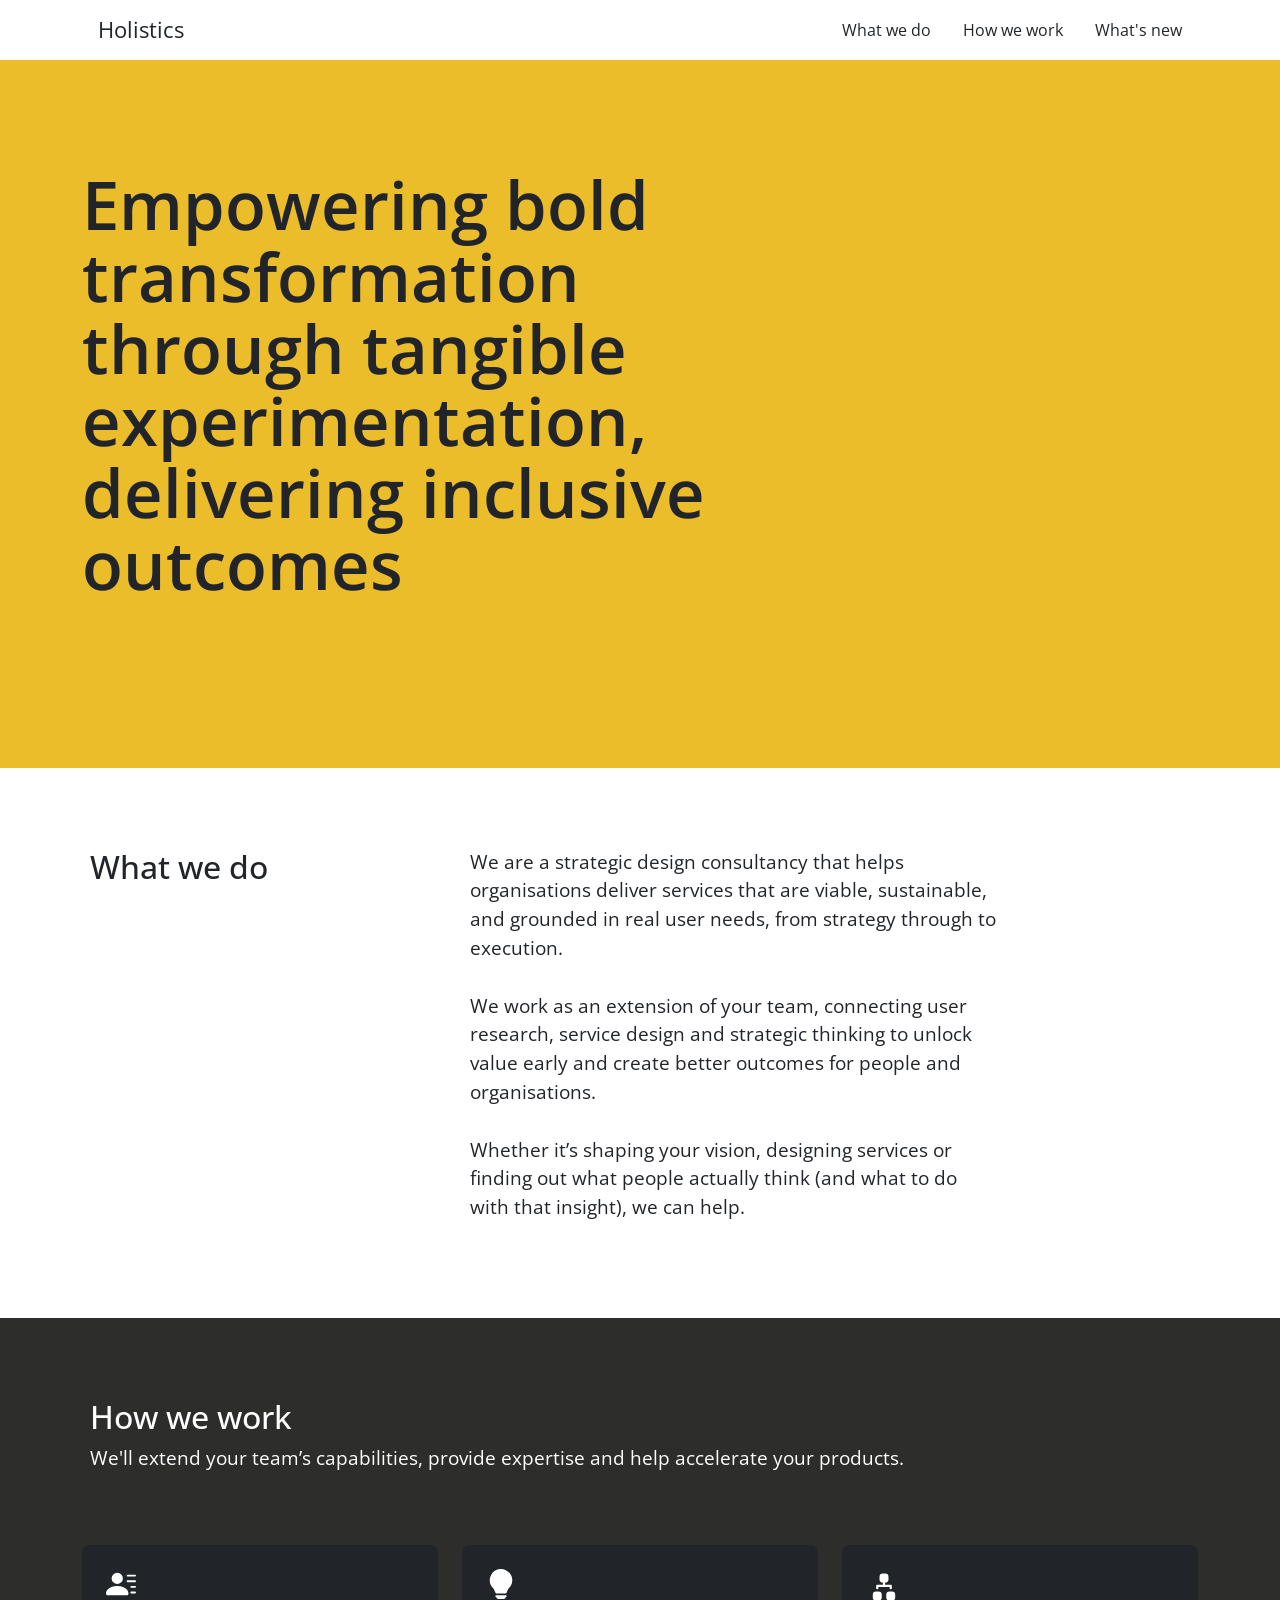
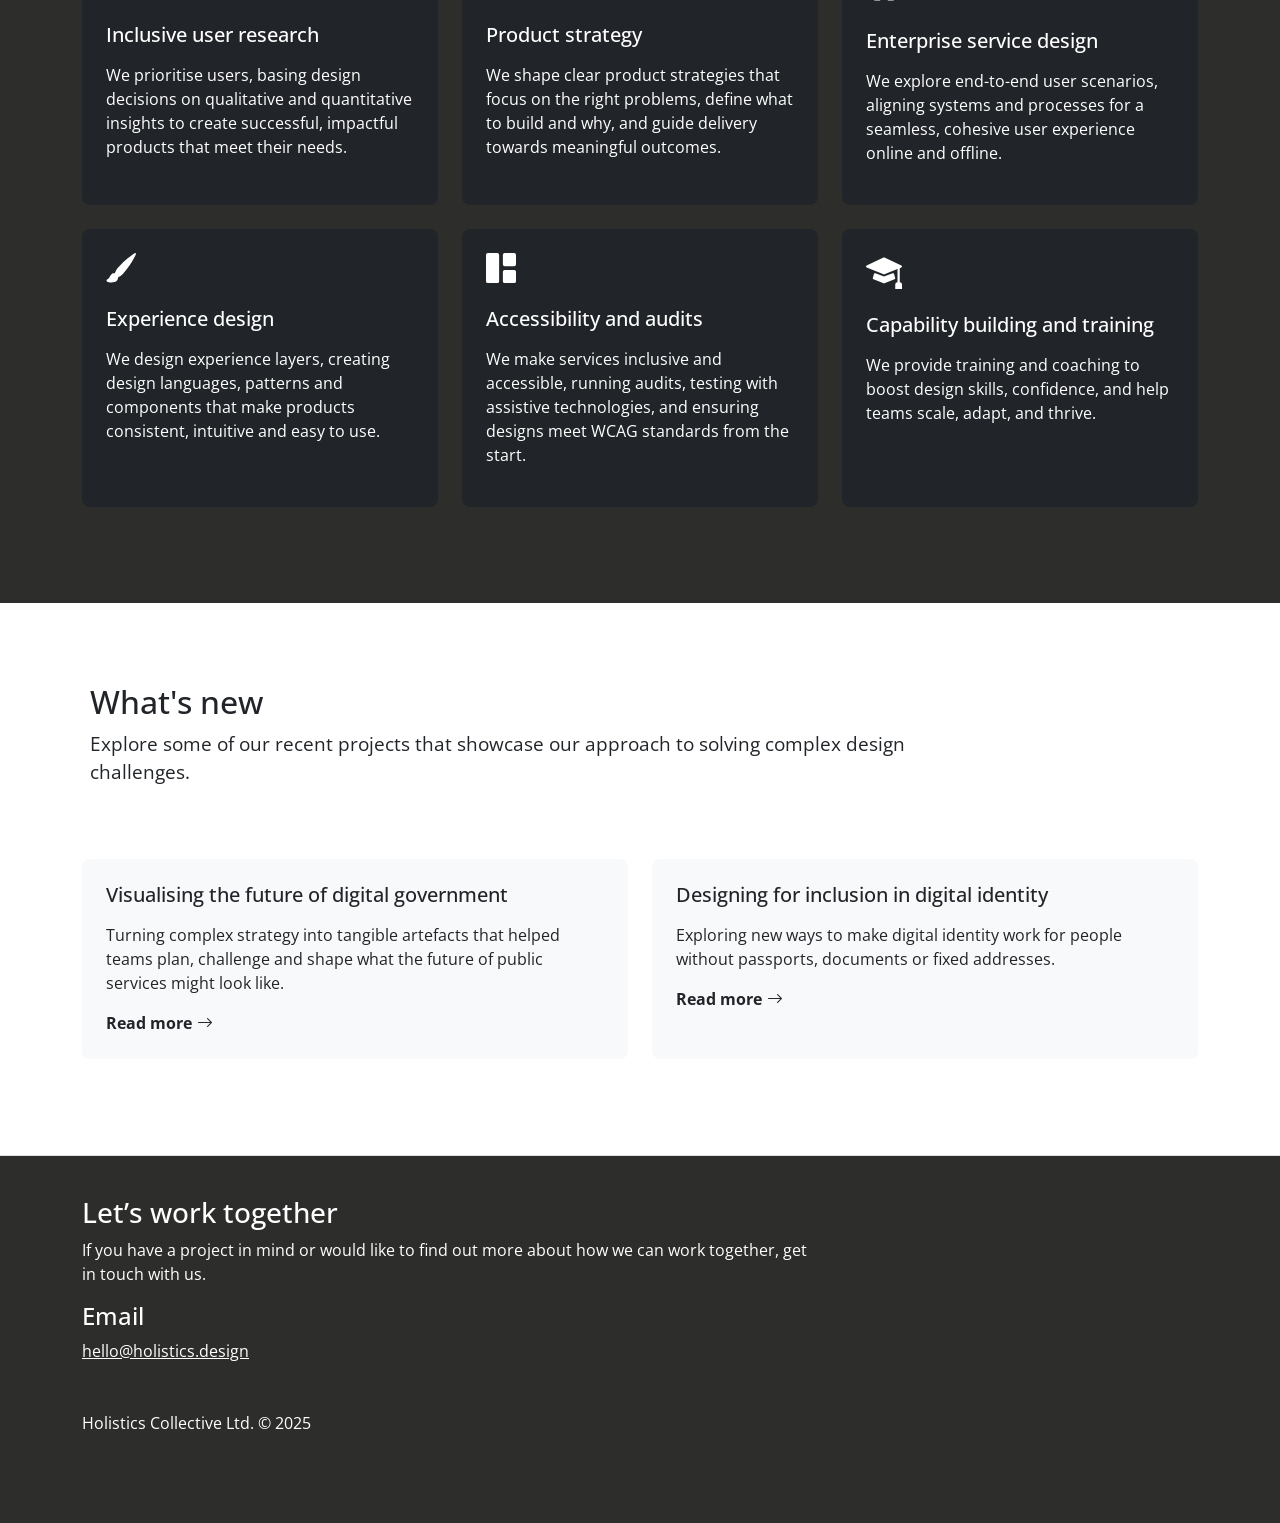
<file: index-old.html>
<!DOCTYPE html>
<html lang="en">

  <head>
    <meta charset="utf-8">
    <meta name="viewport" content="width=device-width, initial-scale=1">
    <title>We are Holistics</title>
<!-- Bootstrap Icons & Bootstrap JS  -->
<link rel="stylesheet" href="https://cdn.jsdelivr.net/npm/bootstrap-icons/font/bootstrap-icons.css">
<link href="https://cdn.jsdelivr.net/npm/bootstrap@5.3.0/dist/css/bootstrap.min.css" rel="stylesheet">
<link href="style.css" rel="stylesheet">

<script src="https://cdn.jsdelivr.net/npm/bootstrap@5.3.0/dist/js/bootstrap.bundle.min.js"></script>
</head>

  <body>
    <main>

      <!-- Header Section -->

      <div class="container">
        <nav id="navbar-scrollspy" class="navbar navbar-light">
          <a class="navbar-brand d-flex align-items-center text-decoration-none text-dark px-3" style="font-size:1.4rem;" href="#scrollspyHeading1">Holistics</a>
          <ul class="nav">
            <li class="nav-item">
              <a class="nav-link text-dark" href="#scrollspyHeading2">What we do</a>
            </li>
            <li class="nav-item">
              <a class="nav-link text-dark" href="#scrollspyHeading3">How we work</a>
            </li>
            <li class="nav-item">
              <a class="nav-link text-dark" href="#scrollspyHeading4">What's new</a>
            </li>
            <!-- <li class="nav-item">
              <a class="nav-link text-dark" href="#scrollspyHeading5">Let’s talk</a>
            </li> -->

          </ul>
        </nav>

      </div>


      <div data-bs-spy="scroll" data-bs-target="#navbar-scrollspy" data-bs-offset="0" class="scrollspy-example" tabindex="0">



        <!-- Hero Section -->
        <div style="background-color: #EBBD2B;">
          <div class="container py-5 mb-5">


            <div class="row" id="scrollspyHeading1">
              <p class="col-md-8" style="font-size: 4.2rem; line-height: 4.5rem;font-weight:600;margin-top: 60px;margin-bottom:120px;">
               Empowering bold transformation through tangible experimentation, delivering inclusive outcomes
                <!-- <span class="fst-italic" style="color:#d13f52;">, no hype, no fluff</span> -->
              </p>
  </div>

           </div>
        </div>

        <!-- What We Do Section -->
        <div class="container py-4 mb-5">

          <div class="row align-items-md-stretch" id="scrollspyHeading2">
            <div class="col-md-4">
              <div class="h-100 p-2">
                <h2>What we do</h2>
              </div>
            </div>
            <div class="col-md-6">
              <div class="h-100 p-2">
                <p style="font-size: 1.2rem; line-height: 1.8rem;">
                  We are a strategic design consultancy that helps organisations deliver services that are viable, sustainable, and grounded in real user needs, from strategy through to execution.
                  <br><br>
                 We work as an extension of your team, connecting user research, service design and strategic thinking to unlock value early and create better outcomes for people and organisations.
                  <br><br>
                  Whether it’s shaping your vision, designing services or finding out what people actually think (and what to do with that insight), we can help.
                </p>
              </div>
            </div>
          </div>

        </div>


        <!-- What we do Section -->
        <div style="background-color: #2D2D2C;">
          <div class="container py-4">
            <div class="row align-items-md-stretch mb-5">


              <div class="col-md-10 text-white" id="scrollspyHeading3">
                <div class="h-100 p-2 mt-5 mb-5">
                  <h2>How we work</h2>
                  <p style="font-size: 1.2rem;">
                    We'll extend your team’s capabilities, provide expertise and help accelerate your products. 
                  </p>
                </div>
              </div>

              <!-- Service Cards -->
              <div class="col-md-4 mb-4">
                <div class="h-100 p-4 bg-dark text-white rounded-3">
                  <svg xmlns="http://www.w3.org/2000/svg" width="30" height="30" fill="currentColor" class="bi bi-person-lines-fill" viewBox="0 0 16 16">
                    <path d="M6 8a3 3 0 1 0 0-6 3 3 0 0 0 0 6m-5 6s-1 0-1-1 1-4 6-4 6 3 6 4-1 1-1 1zM11 3.5a.5.5 0 0 1 .5-.5h4a.5.5 0 0 1 0 1h-4a.5.5 0 0 1-.5-.5m.5 2.5a.5.5 0 0 0 0 1h4a.5.5 0 0 0 0-1zm2 3a.5.5 0 0 0 0 1h2a.5.5 0 0 0 0-1zm0 3a.5.5 0 0 0 0 1h2a.5.5 0 0 0 0-1z"/>
                  </svg>

                  <h5 class="pb-2 mt-4">Inclusive user research</h5>

                  <p class="card-para-font">
                    We prioritise users, basing design decisions on qualitative and quantitative insights to create successful, impactful products that meet their needs.
                  </p>

                </div>
              </div>

              <div class="col-md-4 mb-4">
                <div class="h-100 p-4 bg-dark text-white rounded-3">
                  <svg xmlns="http://www.w3.org/2000/svg" width="30" height="30" fill="currentColor" class="bi bi-lightbulb-fill" viewBox="0 0 16 16">
                    <path d="M2 6a6 6 0 1 1 10.174 4.31c-.203.196-.359.4-.453.619l-.762 1.769A.5.5 0 0 1 10.5 13h-5a.5.5 0 0 1-.46-.302l-.761-1.77a2 2 0 0 0-.453-.618A5.98 5.98 0 0 1 2 6m3 8.5a.5.5 0 0 1 .5-.5h5a.5.5 0 0 1 0 1l-.224.447a1 1 0 0 1-.894.553H6.618a1 1 0 0 1-.894-.553L5.5 15a.5.5 0 0 1-.5-.5"/>
                  </svg>


                  <h5 class="pb-2 mt-4">Product strategy
                  </h5>
                  <p class="card-para-font">
                    We shape clear product strategies that focus on the right problems, define what to build and why, and guide delivery towards meaningful outcomes.
                  </p>
                </div>
              </div>

              <div class="col-md-4 mb-4">
                <div class="h-100 p-4 bg-dark text-white rounded-3">

                  <svg xmlns="http://www.w3.org/2000/svg" width="36" height="36" fill="currentColor" class="bi bi-diagram-2-fill" viewBox="0 0 16 16">
                    <path fill-rule="evenodd" d="M6 3.5A1.5 1.5 0 0 1 7.5 2h1A1.5 1.5 0 0 1 10 3.5v1A1.5 1.5 0 0 1 8.5 6v1H11a.5.5 0 0 1 .5.5v1a.5.5 0 0 1-1 0V8h-5v.5a.5.5 0 0 1-1 0v-1A.5.5 0 0 1 5 7h2.5V6A1.5 1.5 0 0 1 6 4.5zm-3 8A1.5 1.5 0 0 1 4.5 10h1A1.5 1.5 0 0 1 7 11.5v1A1.5 1.5 0 0 1 5.5 14h-1A1.5 1.5 0 0 1 3 12.5zm6 0a1.5 1.5 0 0 1 1.5-1.5h1a1.5 1.5 0 0 1 1.5 1.5v1a1.5 1.5 0 0 1-1.5 1.5h-1A1.5 1.5 0 0 1 9 12.5z"/>
                  </svg>


                  <h5 class="pb-2 mt-4">Enterprise service design</h5>
                  <p class="card-para-font">
                    We explore end-to-end user scenarios, aligning systems and processes for a seamless, cohesive user experience online and offline.
                  </p>

                </div>
              </div>

              <div class="col-md-4 mb-4">
                <div class="h-100 p-4 bg-dark text-white rounded-3">
                  <svg xmlns="http://www.w3.org/2000/svg" width="30" height="30" fill="currentColor" class="bi bi-brush-fill" viewBox="0 0 16 16">
                    <path d="M15.825.12a.5.5 0 0 1 .132.584c-1.53 3.43-4.743 8.17-7.095 10.64a6.1 6.1 0 0 1-2.373 1.534c-.018.227-.06.538-.16.868-.201.659-.667 1.479-1.708 1.74a8.1 8.1 0 0 1-3.078.132 4 4 0 0 1-.562-.135 1.4 1.4 0 0 1-.466-.247.7.7 0 0 1-.204-.288.62.62 0 0 1 .004-.443c.095-.245.316-.38.461-.452.394-.197.625-.453.867-.826.095-.144.184-.297.287-.472l.117-.198c.151-.255.326-.54.546-.848.528-.739 1.201-.925 1.746-.896q.19.012.348.048c.062-.172.142-.38.238-.608.261-.619.658-1.419 1.187-2.069 2.176-2.67 6.18-6.206 9.117-8.104a.5.5 0 0 1 .596.04"/>
                  </svg>

                  <h5 class="pb-2 mt-4">Experience design
                  </h5>
                  <p class="card-para-font">
                   We design experience layers, creating design languages, patterns and components that make products consistent, intuitive and easy to use.
                  </p>
                </div>
              </div>

              <div class="col-md-4 mb-4">
                <div class="h-100 p-4 bg-dark text-white rounded-3">

                  <svg xmlns="http://www.w3.org/2000/svg" width="30" height="30" fill="currentColor" class="bi bi-grid-1x2-fill" viewBox="0 0 16 16">
                    <path d="M0 1a1 1 0 0 1 1-1h5a1 1 0 0 1 1 1v14a1 1 0 0 1-1 1H1a1 1 0 0 1-1-1zm9 0a1 1 0 0 1 1-1h5a1 1 0 0 1 1 1v5a1 1 0 0 1-1 1h-5a1 1 0 0 1-1-1zm0 9a1 1 0 0 1 1-1h5a1 1 0 0 1 1 1v5a1 1 0 0 1-1 1h-5a1 1 0 0 1-1-1z"/>
                  </svg>

                  <h5 class="pb-2 mt-4">Accessibility and audits
                  </h5>
                  <p class="card-para-font">
                    We make services inclusive and accessible, running audits, testing with assistive technologies, and ensuring designs meet WCAG standards from the start.
                  </p>
                </div>
              </div>


              <div class="col-md-4 mb-4">
                <div class="h-100 p-4 bg-dark text-white rounded-3">
                  <svg xmlns="http://www.w3.org/2000/svg" width="36" height="36" fill="currentColor" class="bi bi-mortarboard-fill" viewBox="0 0 16 16">
                    <path d="M8.211 2.047a.5.5 0 0 0-.422 0l-7.5 3.5a.5.5 0 0 0 .025.917l7.5 3a.5.5 0 0 0 .372 0L14 7.14V13a1 1 0 0 0-1 1v2h3v-2a1 1 0 0 0-1-1V6.739l.686-.275a.5.5 0 0 0 .025-.917z"/>
                    <path d="M4.176 9.032a.5.5 0 0 0-.656.327l-.5 1.7a.5.5 0 0 0 .294.605l4.5 1.8a.5.5 0 0 0 .372 0l4.5-1.8a.5.5 0 0 0 .294-.605l-.5-1.7a.5.5 0 0 0-.656-.327L8 10.466z"/>
                  </svg>
                  <h5 class="pb-2 mt-4">Capability building and training </h5>
                  <p class="card-para-font">We provide training and coaching to boost design skills, confidence, and help teams scale, adapt, and thrive.
                  </p>
                </div>
              </div>


            </div>
          </div>
        </div>


      </div>

      <!-- Hero Section -->
      <div class="container py-4" id="scrollspyHeading4">
        <div class="row align-items-md-stretch mb-4">


          <div class="col-md-10">
            <div class="h-100 p-2 mt-5 mb-5">
              <h2>What's new</h2>
              <p style="font-size: 1.2rem;">
                Explore some of our recent projects that showcase our approach to solving complex design challenges.
              </p>
            </div>
          </div>
          

          <div class="col-md-6 mb-4">
            <div class="h-100 p-4 bg-light rounded-3">
              <h5 class="pb-2">Visualising the future of digital government
              </h5>

              <p class="card-para-font">
                Turning complex strategy into tangible artefacts that helped teams plan, 
                challenge and shape what the future of public services might look like.
              </p>
              <a href="#" class="read-more-link" data-bs-toggle="modal" data-bs-target="#caseStudyModal1">
                Read more <i class="bi bi-arrow-right"></i>
              </a>
            </div>
          </div>


          <!-- Bootstrap Full-Screen Modal -->
<div class="modal fade bd-example-modal-lg" id="caseStudyModal1" role="dialog" tabindex="-1" aria-labelledby="caseStudyModalLabel" aria-hidden="true">
  <div class="modal-dialog modal-fullscreen">
    <div class="modal-content">
      <div class="modal-header border-0">
        <button type="button" class="btn-close ms-auto" data-bs-dismiss="modal" aria-label="Close"></button>
      </div>
      <div class="modal-body">
        <div class="container content-box">
          <h2 class="mb-4">Visualising the future of digital government
          </h2>
      
          <h6><strong>The client</strong></h6>
          <p> A central government programme needed to communicate a bold, long-term vision for the future of digital public services.
          </p>
      
          <h6><strong>The challenge</strong></h6>
          <p>The challenge wasn’t just about strategy, it was about making complexity visible, so teams could align, 
            challenge, and build on it.
          </p>
      
          <h6><strong>Our approach</strong></h6>
          <p>

            Working as part of a multidisciplinary team, we helped bring this vision to life through a series of artefacts designed to provoke conversation and shape thinking. We combined systems thinking, service design, and visual storytelling to explore how digital government might better serve people, particularly at the joins between services.
            <br><br>
            Through cycles of researching, sketching and prototyping, we illustrated what key components of a modern service landscape could look like. We made space for teams to interrogate assumptions, explore alternative futures, and identify the organisational and technical shifts required to get there.
            <br><br>
            Crucially, we didn’t work in isolation. We co-created the work in a shared space where feedback flowed freely, from colleagues across departments to advisory groups and senior leaders. Visuals became tools for engagement, inviting discussion, fostering alignment, and making abstract concepts feel actionable.
            
          </p>
      
          <h6><strong>The outcome</strong></h6>        
          <p>This work helped move strategic thinking from paper to practice, setting the stage for deeper 
            conversations about delivery, capability, and the future shape of digital government.
          </p>
        </div>
      </div>
    </div>
      
  </div>
</div>
          




          <!-- <div class="col-md-4 mb-4">
            <div class="h-100 p-4 bg-light rounded-3">
              <h5 class="pb-2">Making complex services understandable

              </h5>

              <p class="card-para-font">
                How we designed an interactive tool that helps a diverse 
                range of users explore and understand a multi-channel, digital identity service.
              </p>

              
               <a href="#" class="read-more-link" data-bs-toggle="modal" data-bs-target="#caseStudyModal2">
                Read more <i class="bi bi-arrow-right"></i>
              </a>

            </div>
          </div> -->

          
<!-- Bootstrap Full-Screen Modal -->
<!-- <div class="modal fade bd-example-modal-lg" id="caseStudyModal2" role="dialog" tabindex="-1" aria-labelledby="caseStudyModalLabel" aria-hidden="true">
  <div class="modal-dialog modal-fullscreen">
    <div class="modal-content">
      <div class="modal-header border-0">
        <button type="button" class="btn-close ms-auto" data-bs-dismiss="modal" aria-label="Close"></button>
      </div>
      <div class="modal-body">
        <div class="container content-box">
          <h2 class="mb-4">Making complex services understandable
          </h2>
      
          <h6><strong>The client</strong></h6>
          <p>A cross-government digital identity programme helping users prove who they are and 
            access public services securely.
          </p>
      
          <h6><strong>The challenge</strong></h6>
          <p>The service was growing rapidly, with multiple channels, interrupted journeys, and 
            frequent iterations. Teams across government needed to understand how it worked so they 
            could integrate with confidence. But existing documentation, Figma files, presentation decks, and 
            staging environments, were either hard to navigate, quickly outdated, or too technical for non-specialist teams.
          </p>
      
          <h6><strong>Our approach</strong></h6>
          <p>

            We designed and built an interactive HTML prototype to act as a living, explorable version of the service. Unlike a static design or test environment, the tool made the full user journey visible, showing key routes, edge cases, and channel shifts in context.
            <br><br>
            We built it using the GOV.UK Prototype Kit so that it looked and behaved like the real thing. We added flexible navigation, in-context guidance, and features that reflected the mobile app experience, allowing teams to explore scenarios end to end or jump into specific moments.
            <br><br>
            To support sustainability, we developed a federated model for contribution and governance. Anyone with prototyping skills could suggest changes through a shared version-controlled workflow, backed by a runbook and lightweight review process.
          

          </p>
      
          <h6><strong>The outcome</strong></h6>
          <p>The tool became essential for alignment and onboarding across the programme. It’s now used by:</p>
          <ul>
            <li><strong>Service teams</strong> to explore integration without technical access.</li>
            <li><strong>Contact centre staff</strong> to reduce query resolution time.</li>
            <li><strong>Designers and researchers</strong> to test realistic journeys.</li>
            <li><strong>Product managers</strong> to drive a more pattern-based approach.</li>
            <li><strong>Engineers</strong> to understand flow logic and test ideas.</li>
          </ul>
          <p>What started as a simple prototype evolved into a trusted, living documentation platform, helping all teams understand the bigger picture.</p>
        </div>
      </div>
    </div>
      
  </div>
</div> -->
          

          <div class="col-md-6 mb-4">
            <div class="h-100 p-4 bg-light rounded-3">
              <h5 class="pb-2">Designing for inclusion in digital identity
              </h5>

              <p class="card-para-font">
                Exploring new ways to make digital 
                identity work for people without passports, documents or fixed addresses.
              </p>
              <a href="#" class="read-more-link" data-bs-toggle="modal" data-bs-target="#caseStudyModal3">
                Read more <i class="bi bi-arrow-right"></i>
              </a>
            </div>
          </div>


            <!-- Bootstrap Full-Screen Modal -->
<div class="modal fade" id="caseStudyModal3" tabindex="-1" aria-labelledby="caseStudyModalLabel" aria-hidden="true">
  <div class="modal-dialog modal-fullscreen">
    <div class="modal-content">
      <div class="modal-header border-0">
        <button type="button" class="btn-close ms-auto" data-bs-dismiss="modal" aria-label="Close"></button>
      </div>
      <div class="modal-body">
        <div class="container content-box">
          <h2 class="mb-4"> Designing for inclusion in digital identity </h2>
      
          <h6><strong>The Client</strong></h6>
          <p> A cross-government programme responsible for developing a secure digital identity platform to support access to public services.
          </p>
      
          <h6><strong>The Challenge</strong></h6>
          <p>
            
            Many people in the UK struggle to prove their identity online, especially those without a passport, 
            driving licence, or fixed address. These aren’t edge cases: at national scale, even a 1% exclusion rate 
            leaves hundreds of thousands of people locked out of essential services. The team needed to understand who 
            was being excluded and design ways to make the service more inclusive, without compromising on trust, usability 
            or security.

          
          </p>
      
          <h6><strong>Our Approach</strong></h6>
          <p>
            
            We worked as part of a multidisciplinary team to explore identity inclusion through user research and rapid experimentation. Starting with a discovery, we focused on groups with low digital confidence or limited access to formal ID. We tested attitudes 
            toward alternative documents like birth certificates and explored mental models of identity verification.

            <br><br>
From this, we identified five promising areas to prototype, ranging from banking data and benefits records to digital vouching. Each was tested in time-boxed experiments designed to quickly assess feasibility, comfort, and risk.

            </p>
      
          <h6><strong>The Solution</strong></h6>
          <p>We developed three high-potential solutions:          </p>
          <ul>
            <li><strong>Digital vouching</strong> – enabling someone trusted to verify your identity</li>
            <li><strong>Security questions</strong> – using personal questions tied to known datausing personal questions tied to known data</li>
            <li><strong>Joining up government data</strong> – creating more inclusive identity pathways</li>
          </ul>
      
          <h6><strong>The Outcome</strong></h6>
          <p>This work directly informed service design decisions and helped shape a more inclusive roadmap. 
            It also supported proposals for legislative changes to unlock secure data-sharing, ensuring more people can 
            access services online, while maintaining user consent and privacy at the core.</p>
      
        
        </div>
      </div>
      
    </div>
      
  </div>
</div>
          
    
        </div>
      </div>

      </div>

      <!-- Footer Section -->
      <footer class="pt-3 mt-4 text-white border-top" style="background-color: #2D2D2C;">
        <div class="container py-4" id="scrollspyHeading5">
          <div class="row align-items-md-stretch mb-5">
            <div class="col-md-8">
              <div class="h-100">
                <h3>Let’s work together</h3>
                <p>If you have a project in mind or would like to find out more about how we can work together, get in touch with us.</p>
                <h4>Email</h4>
                <a href="mailto:hello@holistics.design" class="text-white">hello@holistics.design</a>
                <p class="mt-5">Holistics Collective Ltd. &copy; 2025</p>
              </div>
            </div>
          </div>
        </div>
      </footer>
    </main>

    <script src="https://cdn.jsdelivr.net/npm/bootstrap@5.3.0/dist/js/bootstrap.bundle.min.js"></script>
  </body>

</html>
</file>
<file: style.css>
@import url('https://fonts.googleapis.com/css2?family=Open+Sans:ital,wght@0,300..800;1,300..800&display=swap');


h1,
h2,
h3,
h4,
h5,
h6, body, p{
font-family: "Open Sans", sans-serif;
}



.card-para-font{
font-size: 1rem;
}

  .read-more-link {
    text-decoration: none;
    font-weight: bold;
    color: #212529;
    transition: all 0.3s ease-in-out;
    display: inline-flex;
    align-items: center;
  }

  .read-more-link i {
    margin-left: 5px;
    transition: transform 0.3s ease-in-out;
  }

  .read-more-link:hover {
    color: #000;
  }

  .read-more-link:hover i {
    transform: translateX(4px);
  }

  /* Minimalist Full-Screen Modal Styling */
  .modal-content {
    background-color: #f8f9fa;
    color: #212529;
    border-radius: 0;
    padding: 20px;
  }

  /* Centered but Left-Aligned Content */
  .content-box {
    max-width: 750px;
    width: 100%;
    text-align: left;
  }

  .modal-body h2 {
    font-weight: bold;
  }

  .modal-body p, .modal-body ul {
    max-width: 700px;
  }

  .modal-header .btn-close {
    font-size: 1.5rem;
    opacity: 0.7;
  }

  .read-more-link {
    text-decoration: none;
    font-weight: bold;
    color: #212529;
    transition: all 0.3s ease-in-out;
    display: inline-flex;
    align-items: center;
  }

  .read-more-link i {
    margin-left: 5px;
    transition: transform 0.3s ease-in-out;
  }

  .read-more-link:hover {
    color: #000;
  }

  .read-more-link:hover i {
    transform: translateX(4px);
  }

  /* Minimalist Full-Screen Modal Styling */
  .modal-content {
    background-color: #f8f9fa;
    color: #212529;
    border-radius: 0;
    padding: 20px;
  }

  /* Centered but Left-Aligned Content */
  .content-box {
    max-width: 750px;
    width: 100%;
    text-align: left;
  }

 

  .modal-body h2 {
    font-weight: bold;
  }

  .modal-body p, .modal-body ul {
    max-width: 700px;
  }

  .modal-header .btn-close {
    font-size: 1.5rem;
    opacity: 0.7;
  }
</file>
